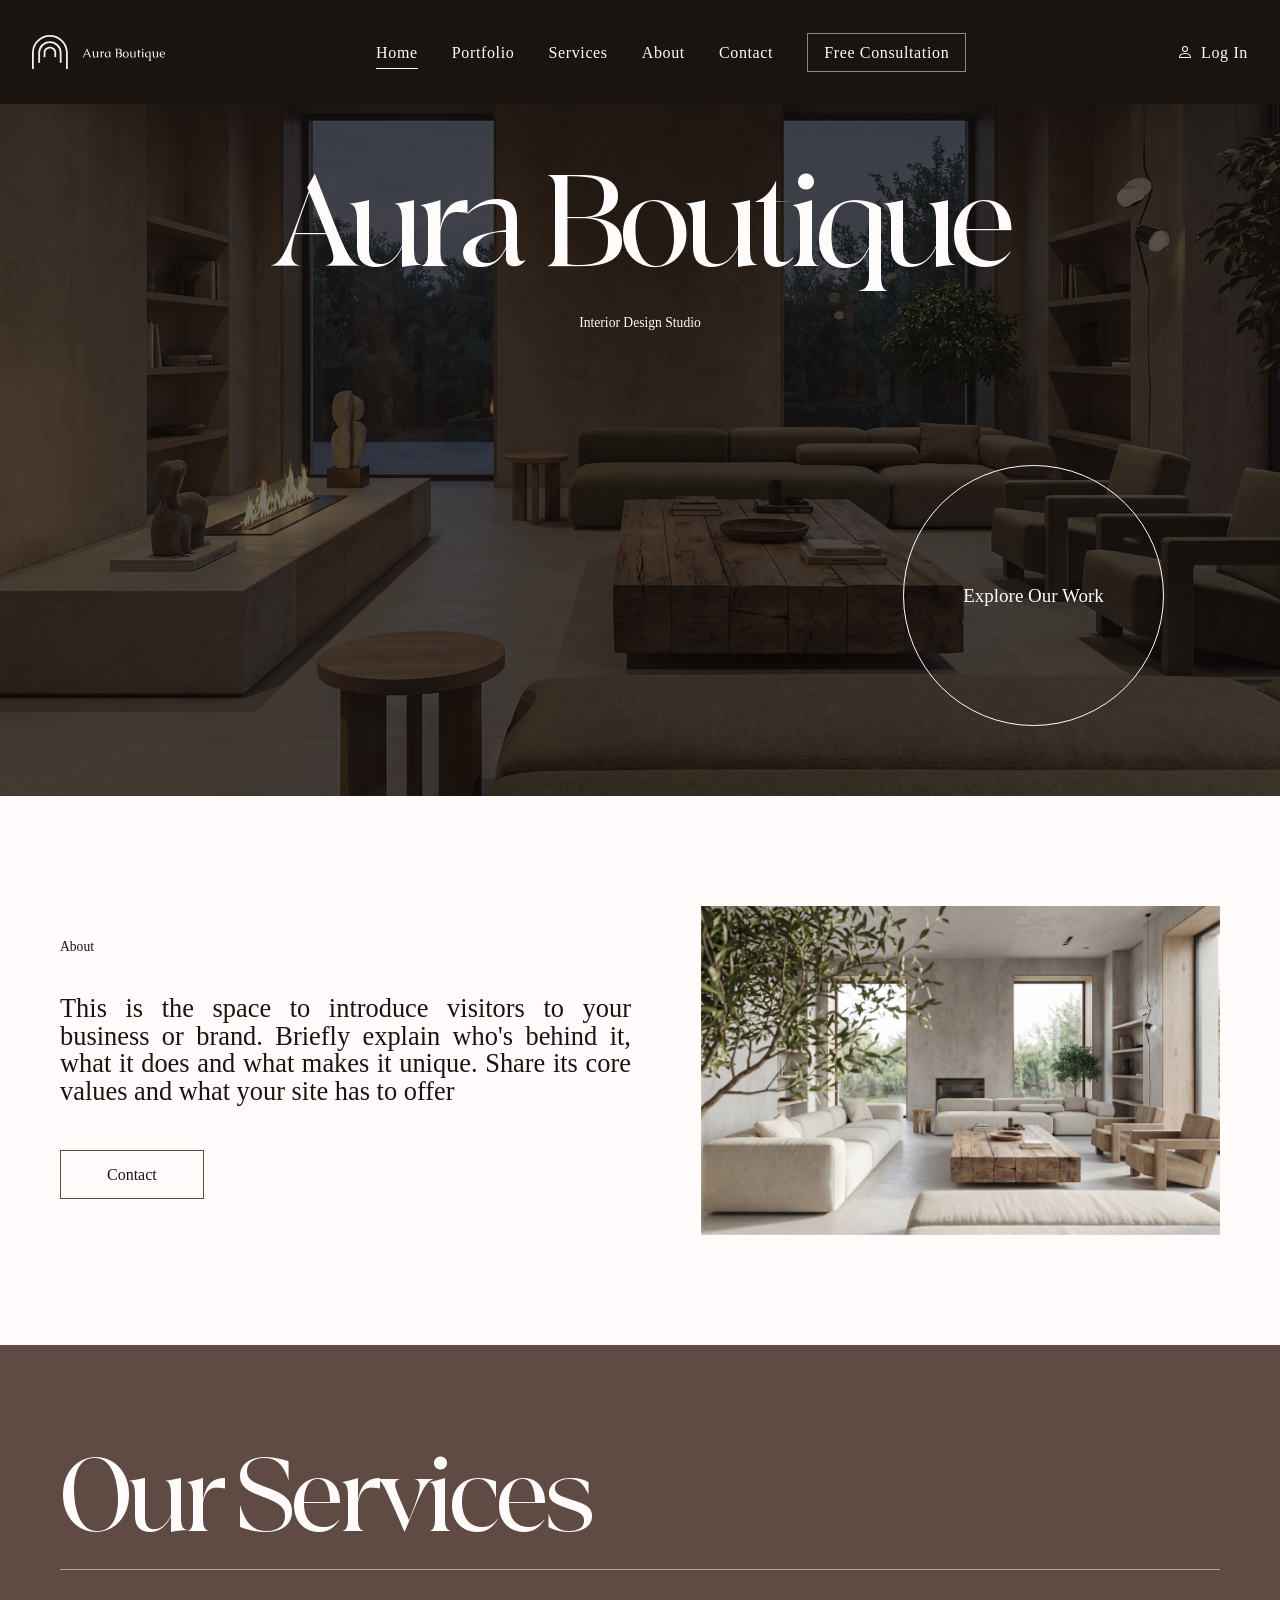
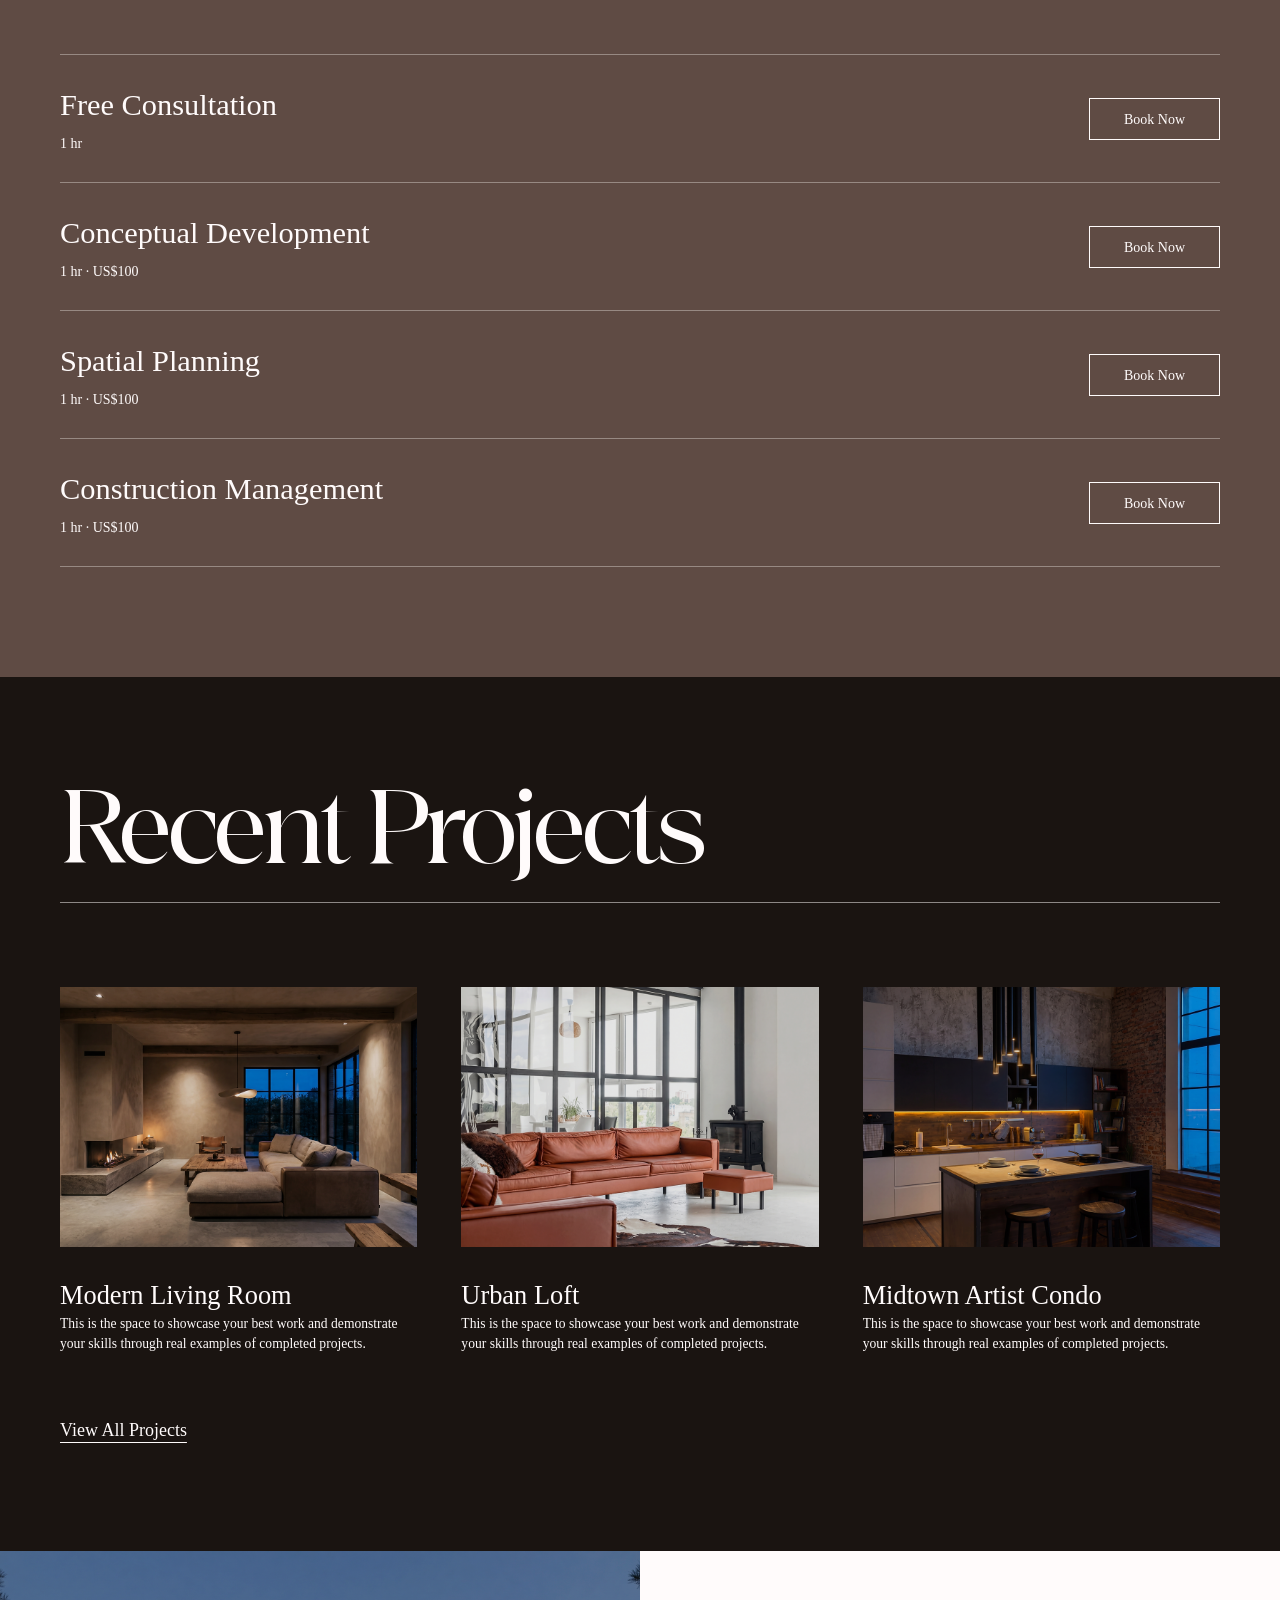
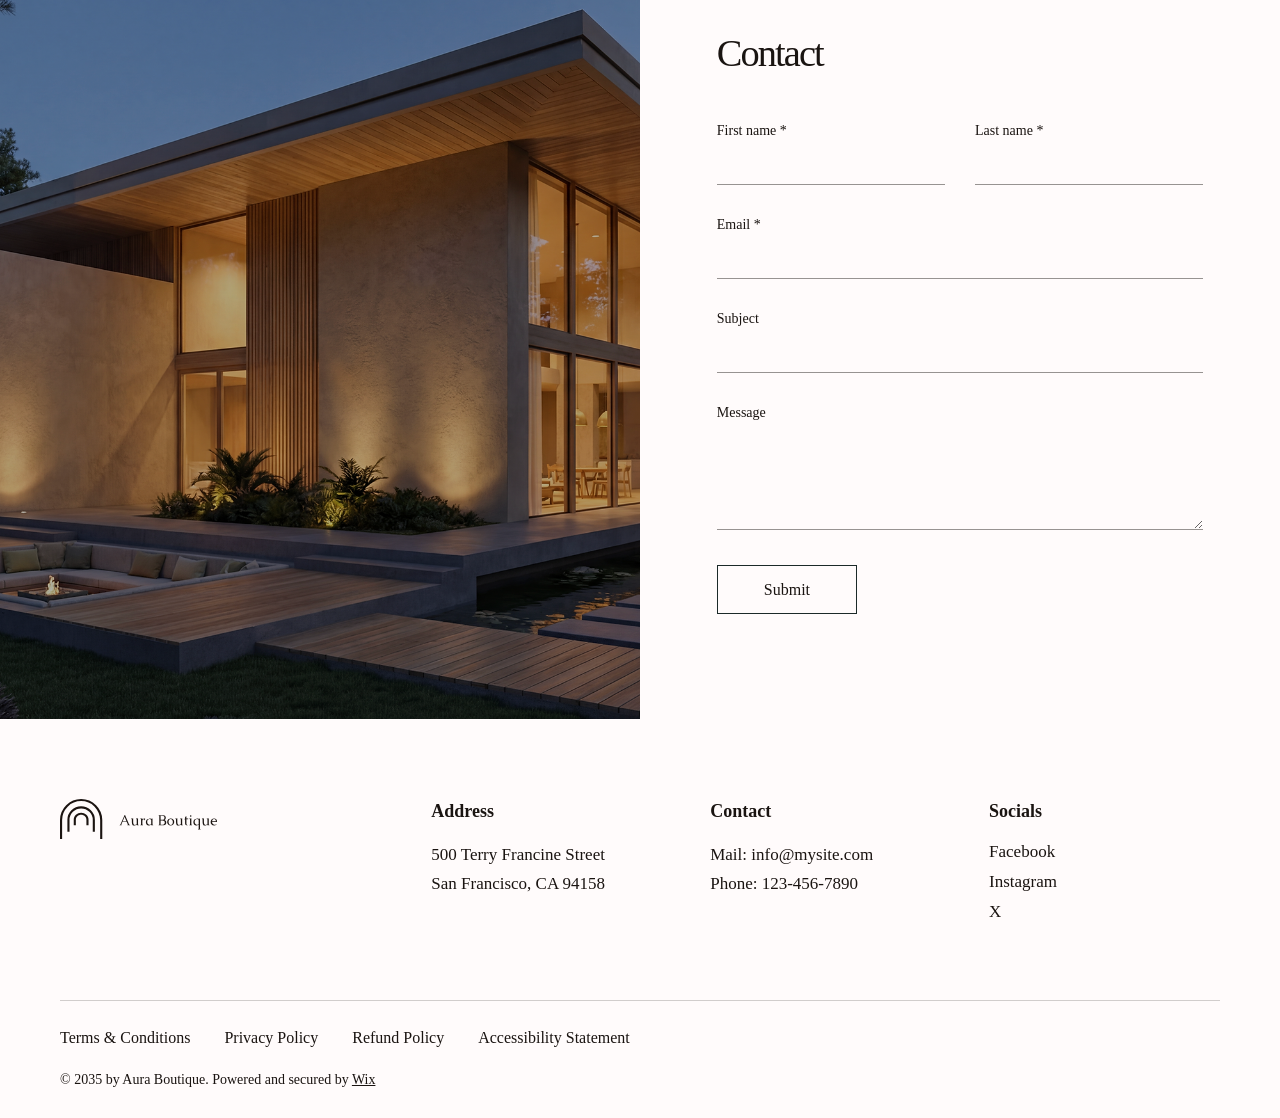
<file: index.html>
<!doctype html>
<html lang="en">
<head>
  <meta charset="UTF-8" />
  <meta name="viewport" content="width=device-width, initial-scale=1.0" />
  <title>Home | Interior Design Company</title>
  <link rel="stylesheet" href="./css/reset.css" />
  <link rel="stylesheet" href="./css/fonts.css" />
  <link rel="stylesheet" href="./css/base.css" />
  <link rel="stylesheet" href="./css/navbar.css" />
  <link rel="stylesheet" href="./css/hero.css" />
  <link rel="stylesheet" href="./css/about.css" />
  <link rel="stylesheet" href="./css/services.css" />
  <link rel="stylesheet" href="./css/projects.css" />
  <link rel="stylesheet" href="./css/contact.css" />
  <link rel="stylesheet" href="./css/pages.css" />
  <link rel="stylesheet" href="./css/footer.css" />
  <link rel="stylesheet" href="./css/responsive.css" />
  <link rel="stylesheet" href="./css/animations.css" />
</head>
<body>
  <header class="navbar">
    <div class="navbar-inner">
      <a href="#top" class="brand">
        <img class="brand-logo" src="./img/logo.svg" alt="Aura Boutique" />
      </a>
      <nav class="nav-links" aria-label="Site">
        <ul>
          <li><a class="nav-item active" href="#top">Home</a></li>
          <li><a class="nav-item" href="./pages/portfolio.html">Portfolio</a></li>
          <li><a class="nav-item" href="./pages/services.html">Services</a></li>
          <li><a class="nav-item" href="./pages/about.html">About</a></li>
          <li><a class="nav-item" href="./pages/contact.html">Contact</a></li>
          <li><a class="nav-item" href="./pages/consultation.html">Free Consultation</a></li>
        </ul>
      </nav>
      <a class="login" href="./pages/login.html">
        <svg xmlns="http://www.w3.org/2000/svg" width="16" height="16" fill="currentColor" class="bi bi-person" viewBox="0 0 16 16">
          <path d="M8 8a3 3 0 1 0 0-6 3 3 0 0 0 0 6m2-3a2 2 0 1 1-4 0 2 2 0 0 1 4 0m4 8c0 1-1 1-1 1H3s-1 0-1-1 1-4 6-4 6 3 6 4m-1-.004c-.001-.246-.154-.986-.832-1.664C11.516 10.68 10.289 10 8 10s-3.516.68-4.168 1.332c-.678.678-.83 1.418-.832 1.664z"/>
        </svg>
        <span>Log In</span>
      </a>
      <button class="hamburger" type="button" aria-label="Menu" aria-expanded="false">
        <span></span>
        <span></span>
        <span></span>
      </button>
    </div>
  </header>

  <div class="menu-overlay" id="menu-overlay" aria-hidden="true">
    <button class="menu-close" type="button" aria-label="Close">
      <svg xmlns="http://www.w3.org/2000/svg" width="28" height="28" viewBox="0 0 28 28" fill="none" stroke="currentColor" stroke-width="1.4">
        <path d="M3 3l22 22M25 3L3 25"/>
      </svg>
    </button>
    <nav class="menu-nav">
      <ul>
        <li><a class="menu-item active" href="#top">Home</a></li>
        <li><a class="menu-item" href="./pages/portfolio.html">Portfolio</a></li>
        <li><a class="menu-item" href="./pages/services.html">Services</a></li>
        <li><a class="menu-item" href="./pages/about.html">About</a></li>
        <li><a class="menu-item" href="./pages/contact.html">Contact</a></li>
        <li><a class="menu-item" href="./pages/consultation.html">Free Consultation</a></li>
        <li><a class="menu-item" href="./pages/login.html">Log In</a></li>
      </ul>
    </nav>
  </div>

  <main id="top">
    <section class="hero">
      <div class="hero-content">
        <h1>Aura Boutique</h1>
        <p class="hero-subtitle">Interior Design Studio</p>
        <a class="hero-circle" href="#portfolio">Explore Our Work</a>
      </div>
    </section>

    <section class="about" id="about">
      <div class="container about-grid">
        <div class="about-text">
          <h2>About</h2>
          <p>This is the space to introduce visitors to your business or brand. Briefly explain who's behind it, what it does and what makes it unique. Share its core values and what your site has to offer</p>
          <a class="btn-outline-dark" href="#contact">Contact</a>
        </div>
        <div class="about-media">
          <img src="./img/about.jpg" alt="Interior design" />
        </div>
      </div>
    </section>

    <section class="services" id="services">
      <div class="container">
        <h2 class="section-title">Our Services</h2>
        <ul class="services-list">
          <li class="service-row">
            <div class="service-info">
              <h3>Free Consultation</h3>
              <p>1 hr</p>
            </div>
            <a class="btn-outline-light" href="./pages/consultation.html">Book Now</a>
          </li>
          <li class="service-row">
            <div class="service-info">
              <h3>Conceptual Development</h3>
              <p>1 hr · US$100</p>
            </div>
            <a class="btn-outline-light" href="#contact">Book Now</a>
          </li>
          <li class="service-row">
            <div class="service-info">
              <h3>Spatial Planning</h3>
              <p>1 hr · US$100</p>
            </div>
            <a class="btn-outline-light" href="#contact">Book Now</a>
          </li>
          <li class="service-row">
            <div class="service-info">
              <h3>Construction Management</h3>
              <p>1 hr · US$100</p>
            </div>
            <a class="btn-outline-light" href="#contact">Book Now</a>
          </li>
        </ul>
      </div>
    </section>

    <section class="projects" id="portfolio">
      <div class="container">
        <h2 class="section-title">Recent Projects</h2>
        <div class="projects-grid">
          <article class="project-card">
            <a href="#">
              <figure>
                <img src="./img/project-1.jpg" alt="Modern living room with a brown leather sofa, large windows, and fireplace." />
              </figure>
              <p class="project-number">01</p>
              <h3>Modern Living Room</h3>
              <p class="project-desc">This is the space to showcase your best work and demonstrate your skills through real examples of completed projects.</p>
            </a>
          </article>
          <article class="project-card">
            <a href="#">
              <figure>
                <img src="./img/project-2.jpg" alt="Urban loft interior" />
              </figure>
              <p class="project-number">02</p>
              <h3>Urban Loft</h3>
              <p class="project-desc">This is the space to showcase your best work and demonstrate your skills through real examples of completed projects.</p>
            </a>
          </article>
          <article class="project-card">
            <a href="#">
              <figure>
                <img src="./img/project-3.jpg" alt="Midtown artist condo interior" />
              </figure>
              <p class="project-number">03</p>
              <h3>Midtown Artist Condo</h3>
              <p class="project-desc">This is the space to showcase your best work and demonstrate your skills through real examples of completed projects.</p>
            </a>
          </article>
        </div>
        <div class="projects-more">
          <a href="./pages/portfolio.html">View All Projects</a>
        </div>
      </div>
    </section>

    <section class="contact" id="contact">
      <div class="contact-media">
        <img src="./img/contact.jpg" alt="Contact" />
      </div>
      <div class="contact-panel">
        <h2>Contact</h2>
        <form class="contact-form" action="#" method="post">
          <div class="form-row">
            <div class="form-field">
              <label for="first-name">First name *</label>
              <input type="text" id="first-name" name="first-name" required />
            </div>
            <div class="form-field">
              <label for="last-name">Last name *</label>
              <input type="text" id="last-name" name="last-name" required />
            </div>
          </div>
          <div class="form-field">
            <label for="email">Email *</label>
            <input type="email" id="email" name="email" required />
          </div>
          <div class="form-field">
            <label for="subject">Subject</label>
            <input type="text" id="subject" name="subject" />
          </div>
          <div class="form-field">
            <label for="message">Message</label>
            <textarea id="message" name="message" rows="4"></textarea>
          </div>
          <button class="btn-outline-dark form-submit" type="submit">Submit</button>
        </form>
      </div>
    </section>
  </main>

  <footer class="footer">
    <div class="container">
      <div class="footer-top">
        <div class="footer-brand">
          <img src="./img/logo-footer.svg" alt="Aura Boutique" />
        </div>
        <div class="footer-col">
          <h4>Address</h4>
          <p>500 Terry Francine Street<br />San Francisco, CA 94158</p>
        </div>
        <div class="footer-col">
          <h4>Contact</h4>
          <p>Mail: info@mysite.com<br />Phone: 123-456-7890</p>
        </div>
        <div class="footer-col">
          <h4>Socials</h4>
          <ul class="footer-socials">
            <li><a href="https://www.facebook.com/wix">Facebook</a></li>
            <li><a href="https://www.instagram.com/wix">Instagram</a></li>
            <li><a href="https://www.twitter.com/wix">X</a></li>
          </ul>
        </div>
      </div>
      <div class="footer-bottom">
        <ul class="footer-links">
          <li><a href="#">Terms &amp; Conditions</a></li>
          <li><a href="#">Privacy Policy</a></li>
          <li><a href="#">Refund Policy</a></li>
          <li><a href="#">Accessibility Statement</a></li>
        </ul>
        <p class="footer-copy">© 2035 by Aura Boutique. Powered and secured by <a href="https://www.wix.com/">Wix</a></p>
      </div>
    </div>
  </footer>

  <script src="./js/script.js"></script>
</body>
</html>
</file>
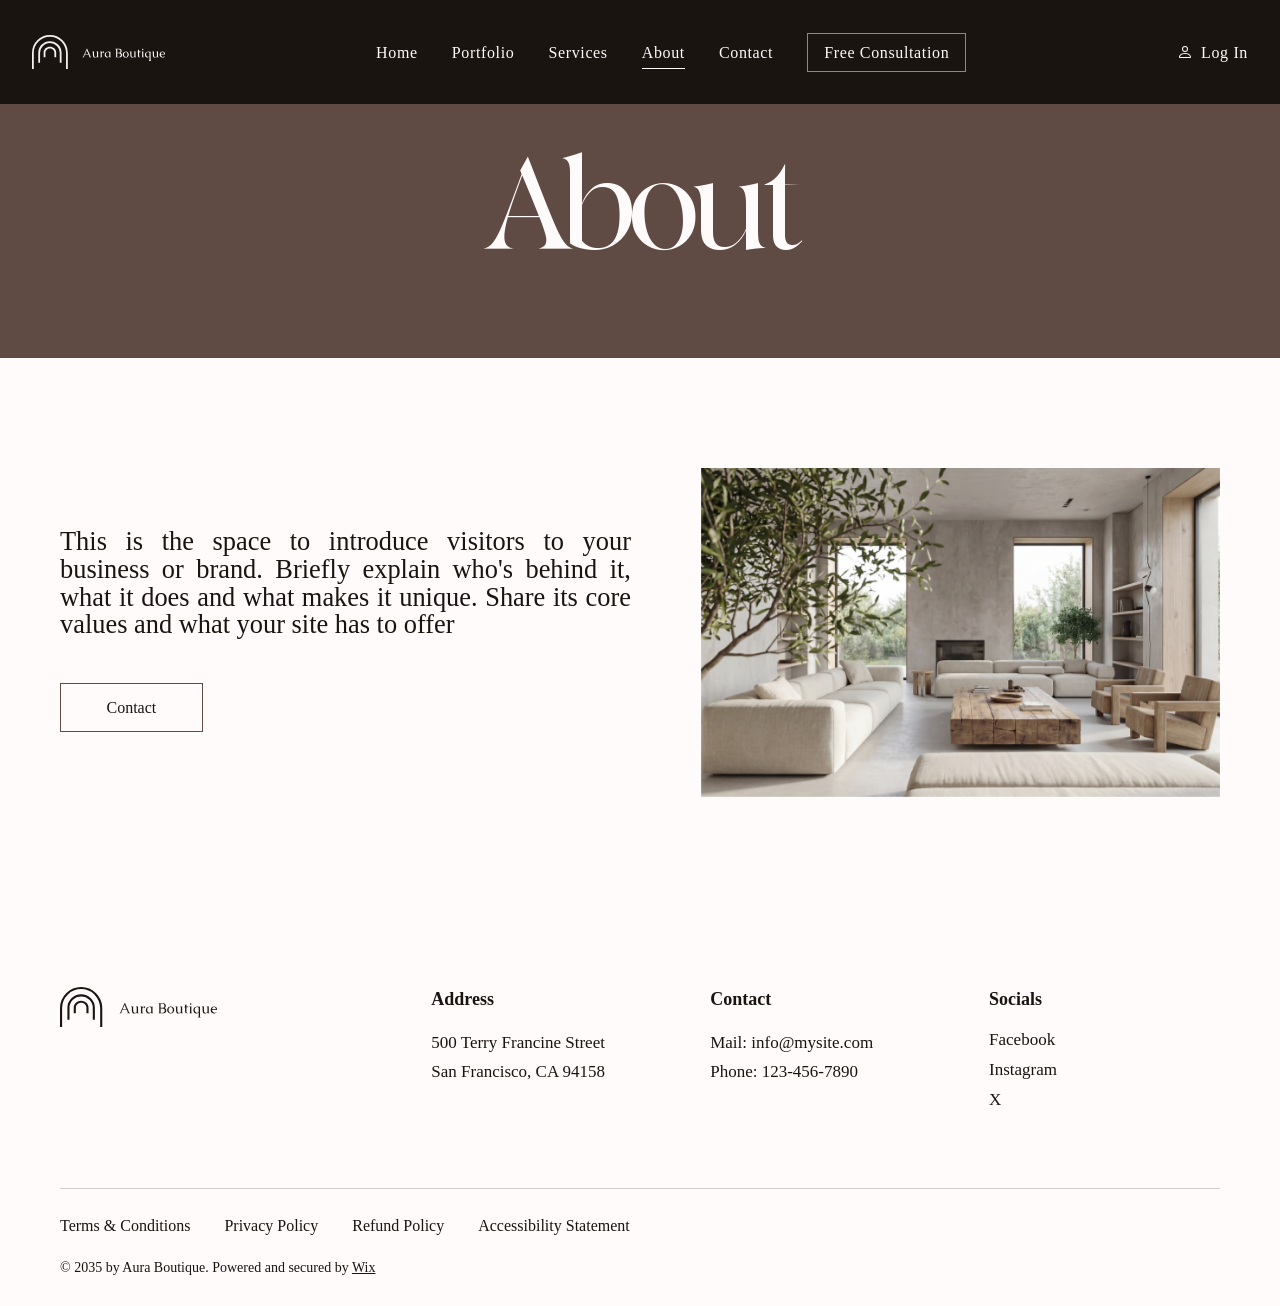
<file: pages/about.html>
<!doctype html>
<html lang="en">
<head>
  <meta charset="UTF-8" />
  <meta name="viewport" content="width=device-width, initial-scale=1.0" />
  <title>About | Interior Design Company</title>
  <link rel="stylesheet" href="../css/reset.css" />
  <link rel="stylesheet" href="../css/fonts.css" />
  <link rel="stylesheet" href="../css/base.css" />
  <link rel="stylesheet" href="../css/navbar.css" />
  <link rel="stylesheet" href="../css/hero.css" />
  <link rel="stylesheet" href="../css/about.css" />
  <link rel="stylesheet" href="../css/services.css" />
  <link rel="stylesheet" href="../css/projects.css" />
  <link rel="stylesheet" href="../css/contact.css" />
  <link rel="stylesheet" href="../css/pages.css" />
  <link rel="stylesheet" href="../css/footer.css" />
  <link rel="stylesheet" href="../css/responsive.css" />
  <link rel="stylesheet" href="../css/animations.css" />
</head>
<body>
  <header class="navbar">
    <div class="navbar-inner">
      <a href="../index.html" class="brand">
        <img class="brand-logo" src="../img/logo.svg" alt="Aura Boutique" />
      </a>
      <nav class="nav-links" aria-label="Site">
        <ul>
          <li><a class="nav-item" href="../index.html">Home</a></li>
          <li><a class="nav-item" href="./portfolio.html">Portfolio</a></li>
          <li><a class="nav-item" href="./services.html">Services</a></li>
          <li><a class="nav-item active" href="./about.html">About</a></li>
          <li><a class="nav-item" href="./contact.html">Contact</a></li>
          <li><a class="nav-item" href="./consultation.html">Free Consultation</a></li>
        </ul>
      </nav>
      <a class="login" href="./login.html">
        <svg xmlns="http://www.w3.org/2000/svg" width="16" height="16" fill="currentColor" class="bi bi-person" viewBox="0 0 16 16">
          <path d="M8 8a3 3 0 1 0 0-6 3 3 0 0 0 0 6m2-3a2 2 0 1 1-4 0 2 2 0 0 1 4 0m4 8c0 1-1 1-1 1H3s-1 0-1-1 1-4 6-4 6 3 6 4m-1-.004c-.001-.246-.154-.986-.832-1.664C11.516 10.68 10.289 10 8 10s-3.516.68-4.168 1.332c-.678.678-.83 1.418-.832 1.664z"/>
        </svg>
        <span>Log In</span>
      </a>
      <button class="hamburger" type="button" aria-label="Menu" aria-expanded="false">
        <span></span>
        <span></span>
        <span></span>
      </button>
    </div>
  </header>

  <div class="menu-overlay" id="menu-overlay" aria-hidden="true">
    <button class="menu-close" type="button" aria-label="Close">
      <svg xmlns="http://www.w3.org/2000/svg" width="28" height="28" viewBox="0 0 28 28" fill="none" stroke="currentColor" stroke-width="1.4">
        <path d="M3 3l22 22M25 3L3 25"/>
      </svg>
    </button>
    <nav class="menu-nav">
      <ul>
        <li><a class="menu-item" href="../index.html">Home</a></li>
        <li><a class="menu-item" href="./portfolio.html">Portfolio</a></li>
        <li><a class="menu-item" href="./services.html">Services</a></li>
        <li><a class="menu-item active" href="./about.html">About</a></li>
        <li><a class="menu-item" href="./contact.html">Contact</a></li>
        <li><a class="menu-item" href="./consultation.html">Free Consultation</a></li>
        <li><a class="menu-item" href="./login.html">Log In</a></li>
      </ul>
    </nav>
  </div>

  <main>
    <section class="page-hero">
      <div class="container">
        <h1 class="page-title">About</h1>
      </div>
    </section>

    <section class="about">
      <div class="container about-grid">
        <div class="about-text">
          <p>This is the space to introduce visitors to your business or brand. Briefly explain who's behind it, what it does and what makes it unique. Share its core values and what your site has to offer</p>
          <a class="btn-outline-dark" href="./contact.html">Contact</a>
        </div>
        <div class="about-media">
          <img src="../img/about.jpg" alt="Interior design" />
        </div>
      </div>
    </section>
  </main>

  <footer class="footer">
    <div class="container">
      <div class="footer-top">
        <div class="footer-brand">
          <img src="../img/logo-footer.svg" alt="Aura Boutique" />
        </div>
        <div class="footer-col">
          <h4>Address</h4>
          <p>500 Terry Francine Street<br />San Francisco, CA 94158</p>
        </div>
        <div class="footer-col">
          <h4>Contact</h4>
          <p>Mail: info@mysite.com<br />Phone: 123-456-7890</p>
        </div>
        <div class="footer-col">
          <h4>Socials</h4>
          <ul class="footer-socials">
            <li><a href="https://www.facebook.com/wix">Facebook</a></li>
            <li><a href="https://www.instagram.com/wix">Instagram</a></li>
            <li><a href="https://www.twitter.com/wix">X</a></li>
          </ul>
        </div>
      </div>
      <div class="footer-bottom">
        <ul class="footer-links">
          <li><a href="#">Terms &amp; Conditions</a></li>
          <li><a href="#">Privacy Policy</a></li>
          <li><a href="#">Refund Policy</a></li>
          <li><a href="#">Accessibility Statement</a></li>
        </ul>
        <p class="footer-copy">© 2035 by Aura Boutique. Powered and secured by <a href="https://www.wix.com/">Wix</a></p>
      </div>
    </div>
  </footer>

  <script src="../js/script.js"></script>
</body>
</html>
</file>
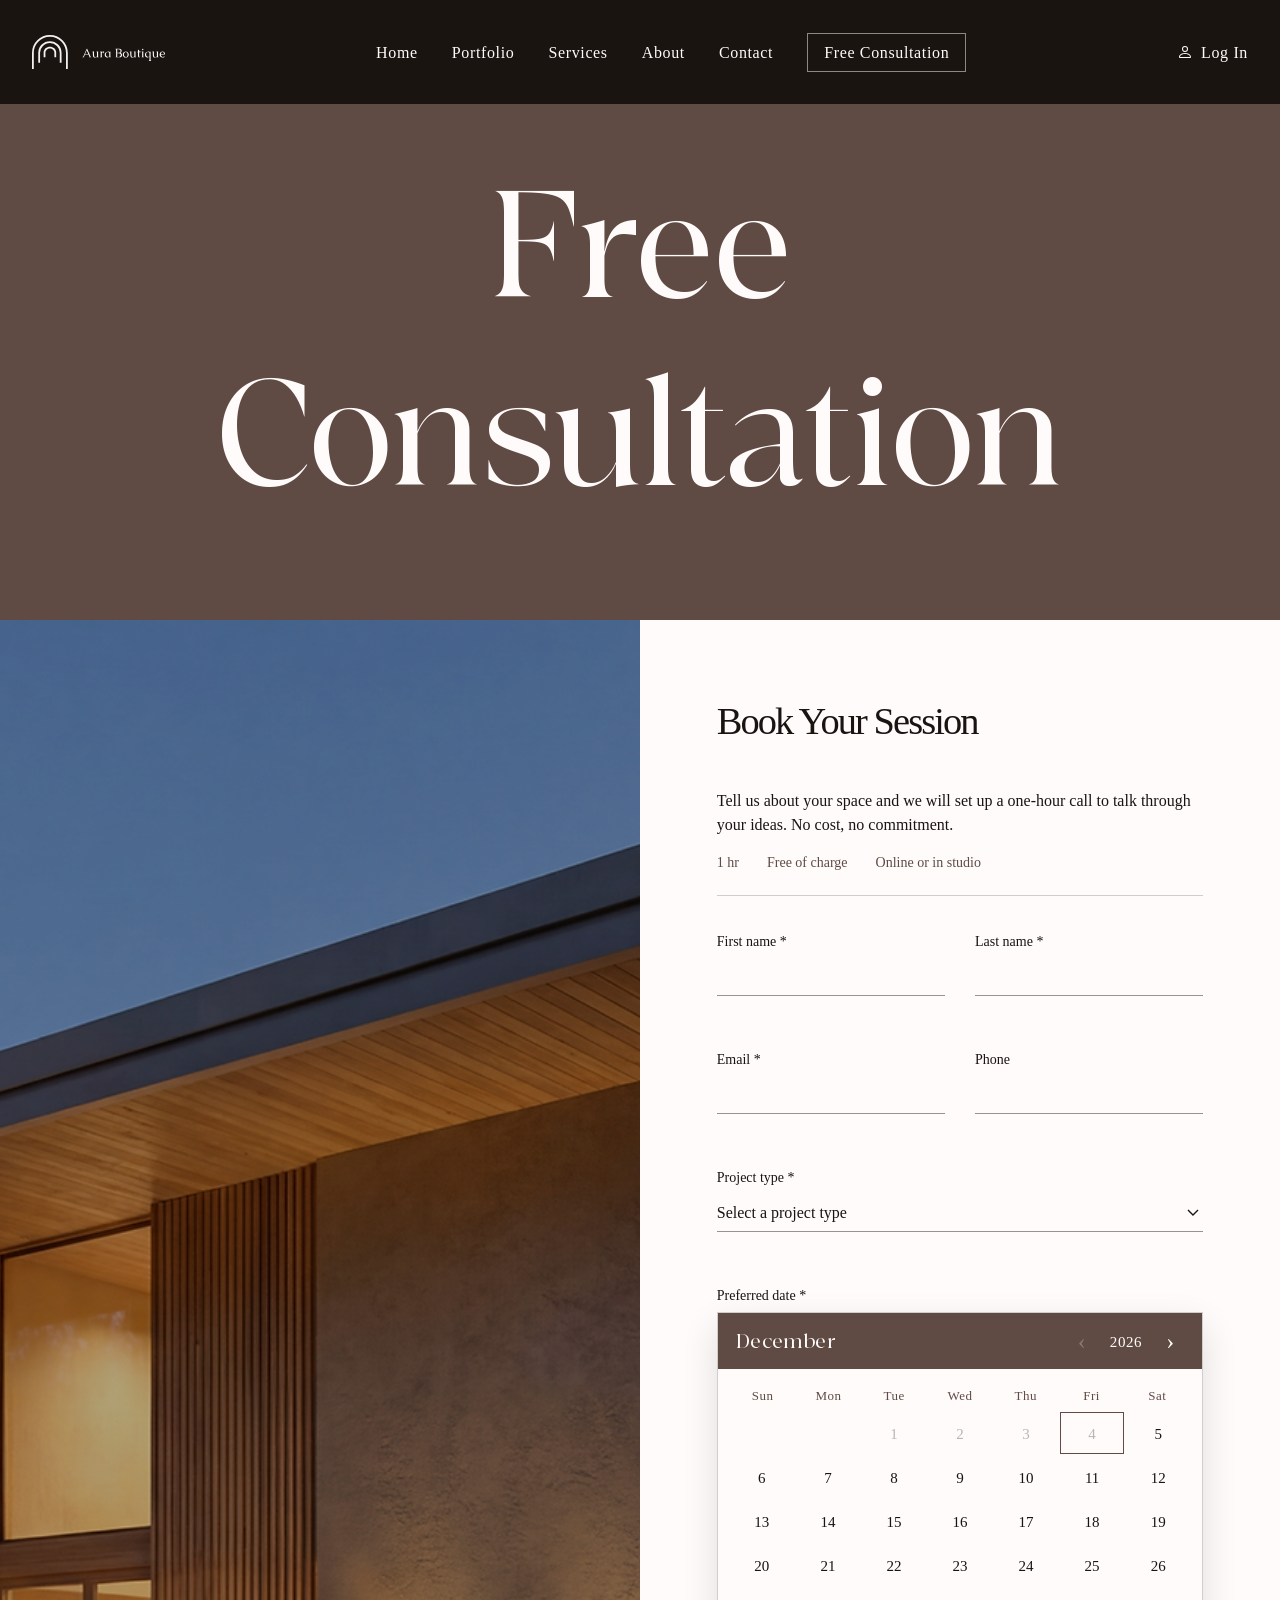
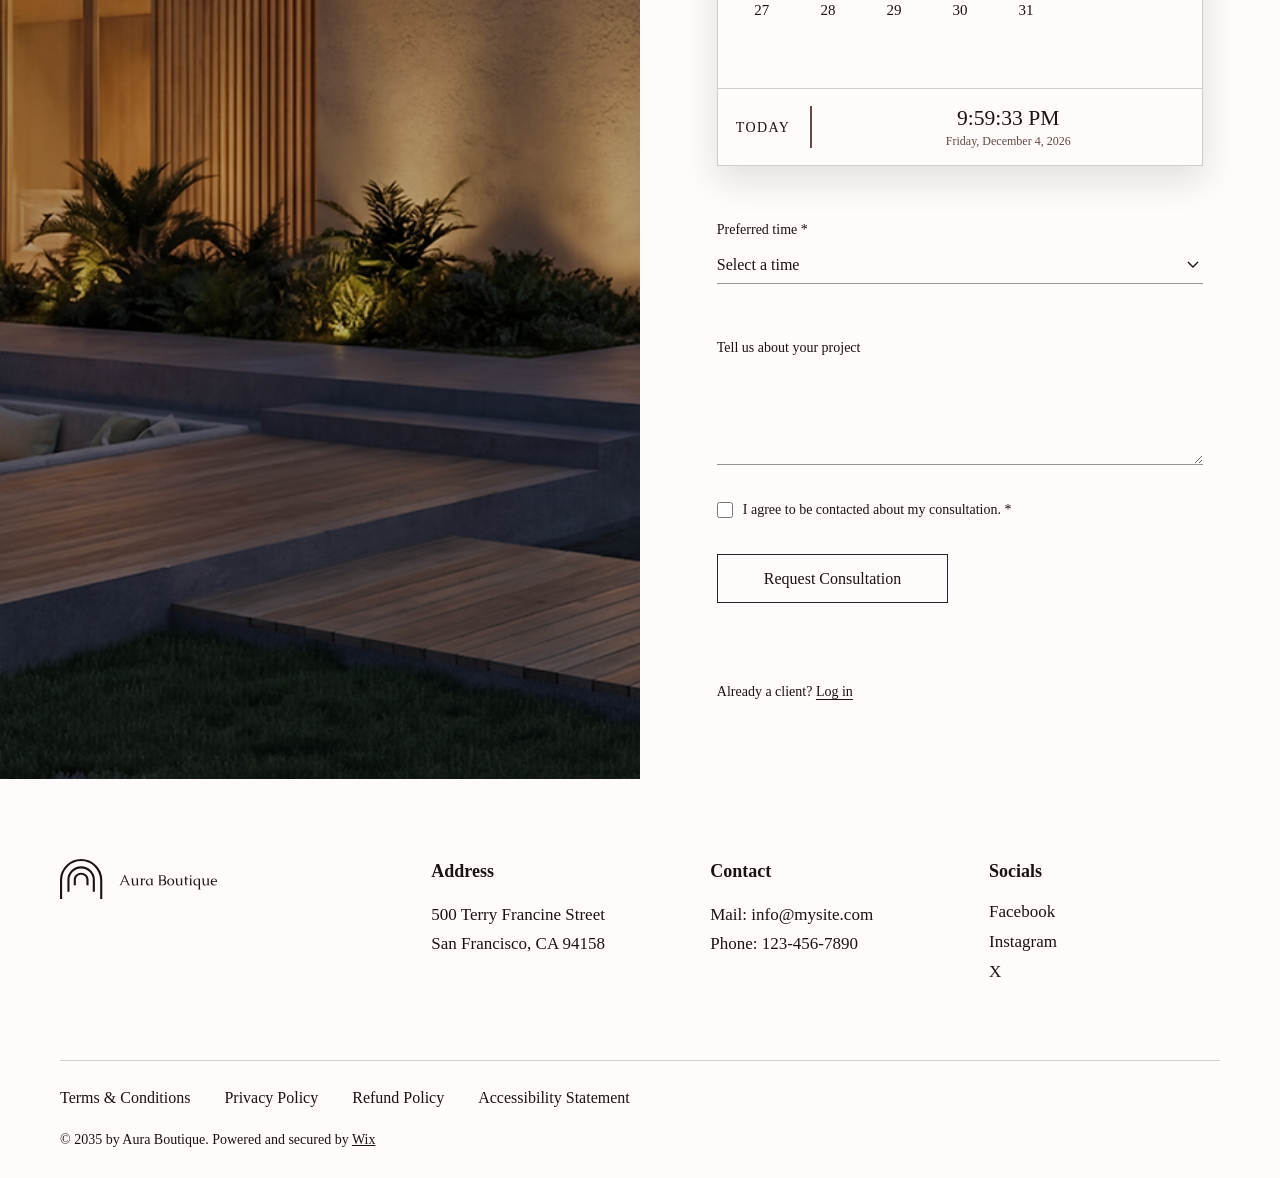
<file: pages/consultation.html>
<!doctype html>
<html lang="en">
<head>
  <meta charset="UTF-8" />
  <meta name="viewport" content="width=device-width, initial-scale=1.0" />
  <title>Free Consultation | Interior Design Company</title>
  <link rel="stylesheet" href="../css/reset.css" />
  <link rel="stylesheet" href="../css/fonts.css" />
  <link rel="stylesheet" href="../css/base.css" />
  <link rel="stylesheet" href="../css/navbar.css" />
  <link rel="stylesheet" href="../css/hero.css" />
  <link rel="stylesheet" href="../css/about.css" />
  <link rel="stylesheet" href="../css/services.css" />
  <link rel="stylesheet" href="../css/projects.css" />
  <link rel="stylesheet" href="../css/contact.css" />
  <link rel="stylesheet" href="../css/pages.css" />
  <link rel="stylesheet" href="../css/footer.css" />
  <link rel="stylesheet" href="../css/forms.css" />
  <link rel="stylesheet" href="../css/consultation.css" />
  <link rel="stylesheet" href="../css/responsive.css" />
  <link rel="stylesheet" href="../css/animations.css" />
</head>
<body>
  <header class="navbar">
    <div class="navbar-inner">
      <a href="../index.html" class="brand">
        <img class="brand-logo" src="../img/logo.svg" alt="Aura Boutique" />
      </a>
      <nav class="nav-links" aria-label="Site">
        <ul>
          <li><a class="nav-item" href="../index.html">Home</a></li>
          <li><a class="nav-item" href="./portfolio.html">Portfolio</a></li>
          <li><a class="nav-item" href="./services.html">Services</a></li>
          <li><a class="nav-item" href="./about.html">About</a></li>
          <li><a class="nav-item" href="./contact.html">Contact</a></li>
          <li><a class="nav-item active" href="./consultation.html">Free Consultation</a></li>
        </ul>
      </nav>
      <a class="login" href="./login.html">
        <svg xmlns="http://www.w3.org/2000/svg" width="16" height="16" fill="currentColor" class="bi bi-person" viewBox="0 0 16 16">
          <path d="M8 8a3 3 0 1 0 0-6 3 3 0 0 0 0 6m2-3a2 2 0 1 1-4 0 2 2 0 0 1 4 0m4 8c0 1-1 1-1 1H3s-1 0-1-1 1-4 6-4 6 3 6 4m-1-.004c-.001-.246-.154-.986-.832-1.664C11.516 10.68 10.289 10 8 10s-3.516.68-4.168 1.332c-.678.678-.83 1.418-.832 1.664z"/>
        </svg>
        <span>Log In</span>
      </a>
      <button class="hamburger" type="button" aria-label="Menu" aria-expanded="false">
        <span></span>
        <span></span>
        <span></span>
      </button>
    </div>
  </header>

  <div class="menu-overlay" id="menu-overlay" aria-hidden="true">
    <button class="menu-close" type="button" aria-label="Close">
      <svg xmlns="http://www.w3.org/2000/svg" width="28" height="28" viewBox="0 0 28 28" fill="none" stroke="currentColor" stroke-width="1.4">
        <path d="M3 3l22 22M25 3L3 25"/>
      </svg>
    </button>
    <nav class="menu-nav">
      <ul>
        <li><a class="menu-item" href="../index.html">Home</a></li>
        <li><a class="menu-item" href="./portfolio.html">Portfolio</a></li>
        <li><a class="menu-item" href="./services.html">Services</a></li>
        <li><a class="menu-item" href="./about.html">About</a></li>
        <li><a class="menu-item" href="./contact.html">Contact</a></li>
        <li><a class="menu-item active" href="./consultation.html">Free Consultation</a></li>
        <li><a class="menu-item" href="./login.html">Log In</a></li>
      </ul>
    </nav>
  </div>

  <main>
    <section class="page-hero">
      <div class="container">
        <h1 class="page-title split">Free<br />Consultation</h1>
      </div>
    </section>

    <section class="contact">
      <div class="contact-media">
        <img src="../img/contact.jpg" alt="Interior design consultation" />
      </div>
      <div class="contact-panel">
        <h2>Book Your Session</h2>
        <div class="consult-intro">
          <p>Tell us about your space and we will set up a one-hour call to talk through your ideas. No cost, no commitment.</p>
          <ul class="consult-meta">
            <li>1 hr</li>
            <li>Free of charge</li>
            <li>Online or in studio</li>
          </ul>
        </div>
        <form class="contact-form" id="consult-form" action="#" method="post" novalidate>
          <div class="form-row">
            <div class="form-field">
              <label for="consult-first">First name *</label>
              <input type="text" id="consult-first" name="first-name" autocomplete="given-name" required />
              <p class="form-error" role="alert"></p>
            </div>
            <div class="form-field">
              <label for="consult-last">Last name *</label>
              <input type="text" id="consult-last" name="last-name" autocomplete="family-name" required />
              <p class="form-error" role="alert"></p>
            </div>
          </div>
          <div class="form-row">
            <div class="form-field">
              <label for="consult-email">Email *</label>
              <input type="email" id="consult-email" name="email" autocomplete="email" required />
              <p class="form-error" role="alert"></p>
            </div>
            <div class="form-field">
              <label for="consult-phone">Phone</label>
              <input type="tel" id="consult-phone" name="phone" autocomplete="tel" />
              <p class="form-error" role="alert"></p>
            </div>
          </div>
          <div class="form-field">
            <label for="consult-type">Project type *</label>
            <select id="consult-type" name="project-type" required>
              <option value="">Select a project type</option>
              <option value="Living room">Living room</option>
              <option value="Kitchen">Kitchen</option>
              <option value="Bedroom">Bedroom</option>
              <option value="Full home">Full home</option>
              <option value="Office or commercial">Office or commercial</option>
              <option value="Other">Other</option>
            </select>
            <p class="form-error" role="alert"></p>
          </div>
          <div class="form-field">
            <span class="field-label" id="calendar-label">Preferred date *</span>
            <div class="calendar" id="calendar" aria-labelledby="calendar-label">
              <div class="calendar-header">
                <span class="calendar-month" id="calendar-month"></span>
                <div class="calendar-nav">
                  <button class="calendar-arrow" id="calendar-prev" type="button" aria-label="Previous month">&lsaquo;</button>
                  <span class="calendar-year" id="calendar-year"></span>
                  <button class="calendar-arrow" id="calendar-next" type="button" aria-label="Next month">&rsaquo;</button>
                </div>
              </div>
              <div class="calendar-weekdays" aria-hidden="true">
                <span>Sun</span>
                <span>Mon</span>
                <span>Tue</span>
                <span>Wed</span>
                <span>Thu</span>
                <span>Fri</span>
                <span>Sat</span>
              </div>
              <div class="calendar-grid" id="calendar-grid"></div>
              <div class="calendar-footer">
                <button class="calendar-today" id="calendar-today" type="button">Today</button>
                <div class="calendar-clock">
                  <span class="calendar-time" id="calendar-time"></span>
                  <span class="calendar-date" id="calendar-date"></span>
                </div>
              </div>
            </div>
            <input type="hidden" id="consult-date" name="date" />
            <p class="form-error" role="alert"></p>
          </div>
          <div class="form-field">
            <label for="consult-time">Preferred time *</label>
            <select id="consult-time" name="time" required>
              <option value="">Select a time</option>
              <option value="10:00 AM">10:00 AM</option>
              <option value="12:00 PM">12:00 PM</option>
              <option value="2:00 PM">2:00 PM</option>
              <option value="4:00 PM">4:00 PM</option>
            </select>
            <p class="form-error" role="alert"></p>
          </div>
          <div class="form-field">
            <label for="consult-message">Tell us about your project</label>
            <textarea id="consult-message" name="message" rows="4"></textarea>
          </div>
          <div class="form-check" id="consent-wrap">
            <input type="checkbox" id="consult-consent" name="consent" required />
            <label for="consult-consent">I agree to be contacted about my consultation. *</label>
          </div>
          <button class="btn-outline-dark form-submit" type="submit">Request Consultation</button>
          <p class="form-status" id="consult-status" role="status" aria-live="polite"></p>
        </form>
        <div class="form-success" id="consult-success" role="status">
          <h3>Thank you, <span id="success-name"></span>!</h3>
          <p>We have received your request for <span id="success-date"></span>. A member of our team will email you shortly to confirm.</p>
          <button class="btn-outline-dark form-submit" id="consult-reset" type="button">Book Another</button>
        </div>
        <p class="form-note">Already a client? <a href="./login.html">Log in</a></p>
      </div>
    </section>
  </main>

  <footer class="footer">
    <div class="container">
      <div class="footer-top">
        <div class="footer-brand">
          <img src="../img/logo-footer.svg" alt="Aura Boutique" />
        </div>
        <div class="footer-col">
          <h4>Address</h4>
          <p>500 Terry Francine Street<br />San Francisco, CA 94158</p>
        </div>
        <div class="footer-col">
          <h4>Contact</h4>
          <p>Mail: info@mysite.com<br />Phone: 123-456-7890</p>
        </div>
        <div class="footer-col">
          <h4>Socials</h4>
          <ul class="footer-socials">
            <li><a href="https://www.facebook.com/wix">Facebook</a></li>
            <li><a href="https://www.instagram.com/wix">Instagram</a></li>
            <li><a href="https://www.twitter.com/wix">X</a></li>
          </ul>
        </div>
      </div>
      <div class="footer-bottom">
        <ul class="footer-links">
          <li><a href="#">Terms &amp; Conditions</a></li>
          <li><a href="#">Privacy Policy</a></li>
          <li><a href="#">Refund Policy</a></li>
          <li><a href="#">Accessibility Statement</a></li>
        </ul>
        <p class="footer-copy">© 2035 by Aura Boutique. Powered and secured by <a href="https://www.wix.com/">Wix</a></p>
      </div>
    </div>
  </footer>

  <script src="../js/script.js"></script>
  <script src="../js/consultation.js"></script>
  <script src="../js/calendar.js"></script>
</body>
</html>
</file>
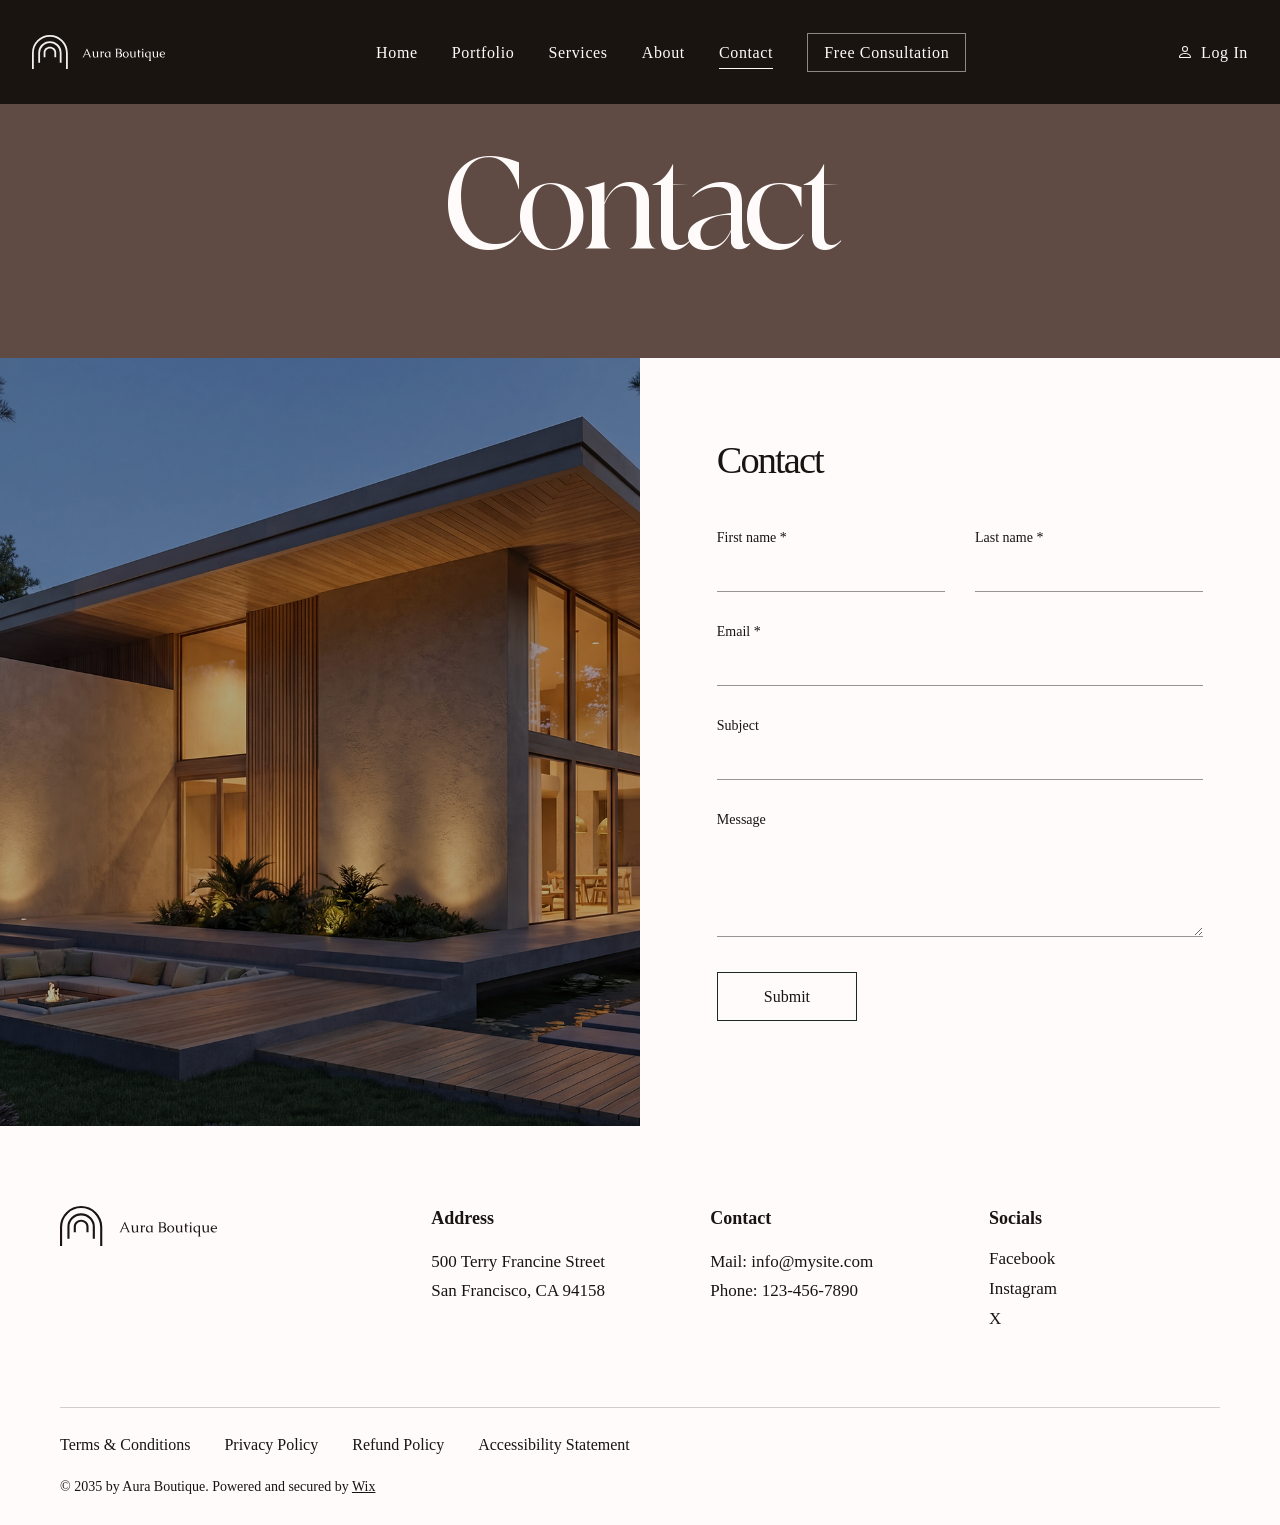
<file: pages/contact.html>
<!doctype html>
<html lang="en">
<head>
  <meta charset="UTF-8" />
  <meta name="viewport" content="width=device-width, initial-scale=1.0" />
  <title>Contact | Interior Design Company</title>
  <link rel="stylesheet" href="../css/reset.css" />
  <link rel="stylesheet" href="../css/fonts.css" />
  <link rel="stylesheet" href="../css/base.css" />
  <link rel="stylesheet" href="../css/navbar.css" />
  <link rel="stylesheet" href="../css/hero.css" />
  <link rel="stylesheet" href="../css/about.css" />
  <link rel="stylesheet" href="../css/services.css" />
  <link rel="stylesheet" href="../css/projects.css" />
  <link rel="stylesheet" href="../css/contact.css" />
  <link rel="stylesheet" href="../css/pages.css" />
  <link rel="stylesheet" href="../css/footer.css" />
  <link rel="stylesheet" href="../css/responsive.css" />
  <link rel="stylesheet" href="../css/animations.css" />
</head>
<body>
  <header class="navbar">
    <div class="navbar-inner">
      <a href="../index.html" class="brand">
        <img class="brand-logo" src="../img/logo.svg" alt="Aura Boutique" />
      </a>
      <nav class="nav-links" aria-label="Site">
        <ul>
          <li><a class="nav-item" href="../index.html">Home</a></li>
          <li><a class="nav-item" href="./portfolio.html">Portfolio</a></li>
          <li><a class="nav-item" href="./services.html">Services</a></li>
          <li><a class="nav-item" href="./about.html">About</a></li>
          <li><a class="nav-item active" href="./contact.html">Contact</a></li>
          <li><a class="nav-item" href="./consultation.html">Free Consultation</a></li>
        </ul>
      </nav>
      <a class="login" href="./login.html">
        <svg xmlns="http://www.w3.org/2000/svg" width="16" height="16" fill="currentColor" class="bi bi-person" viewBox="0 0 16 16">
          <path d="M8 8a3 3 0 1 0 0-6 3 3 0 0 0 0 6m2-3a2 2 0 1 1-4 0 2 2 0 0 1 4 0m4 8c0 1-1 1-1 1H3s-1 0-1-1 1-4 6-4 6 3 6 4m-1-.004c-.001-.246-.154-.986-.832-1.664C11.516 10.68 10.289 10 8 10s-3.516.68-4.168 1.332c-.678.678-.83 1.418-.832 1.664z"/>
        </svg>
        <span>Log In</span>
      </a>
      <button class="hamburger" type="button" aria-label="Menu" aria-expanded="false">
        <span></span>
        <span></span>
        <span></span>
      </button>
    </div>
  </header>

  <div class="menu-overlay" id="menu-overlay" aria-hidden="true">
    <button class="menu-close" type="button" aria-label="Close">
      <svg xmlns="http://www.w3.org/2000/svg" width="28" height="28" viewBox="0 0 28 28" fill="none" stroke="currentColor" stroke-width="1.4">
        <path d="M3 3l22 22M25 3L3 25"/>
      </svg>
    </button>
    <nav class="menu-nav">
      <ul>
        <li><a class="menu-item" href="../index.html">Home</a></li>
        <li><a class="menu-item" href="./portfolio.html">Portfolio</a></li>
        <li><a class="menu-item" href="./services.html">Services</a></li>
        <li><a class="menu-item" href="./about.html">About</a></li>
        <li><a class="menu-item active" href="./contact.html">Contact</a></li>
        <li><a class="menu-item" href="./consultation.html">Free Consultation</a></li>
        <li><a class="menu-item" href="./login.html">Log In</a></li>
      </ul>
    </nav>
  </div>

  <main>
    <section class="page-hero">
      <div class="container">
        <h1 class="page-title">Contact</h1>
      </div>
    </section>

    <section class="contact">
      <div class="contact-media">
        <img src="../img/contact.jpg" alt="Contact" />
      </div>
      <div class="contact-panel">
        <h2>Contact</h2>
        <form class="contact-form" action="#" method="post">
          <div class="form-row">
            <div class="form-field">
              <label for="first-name">First name *</label>
              <input type="text" id="first-name" name="first-name" required />
            </div>
            <div class="form-field">
              <label for="last-name">Last name *</label>
              <input type="text" id="last-name" name="last-name" required />
            </div>
          </div>
          <div class="form-field">
            <label for="email">Email *</label>
            <input type="email" id="email" name="email" required />
          </div>
          <div class="form-field">
            <label for="subject">Subject</label>
            <input type="text" id="subject" name="subject" />
          </div>
          <div class="form-field">
            <label for="message">Message</label>
            <textarea id="message" name="message" rows="4"></textarea>
          </div>
          <button class="btn-outline-dark form-submit" type="submit">Submit</button>
        </form>
      </div>
    </section>
  </main>

  <footer class="footer">
    <div class="container">
      <div class="footer-top">
        <div class="footer-brand">
          <img src="../img/logo-footer.svg" alt="Aura Boutique" />
        </div>
        <div class="footer-col">
          <h4>Address</h4>
          <p>500 Terry Francine Street<br />San Francisco, CA 94158</p>
        </div>
        <div class="footer-col">
          <h4>Contact</h4>
          <p>Mail: info@mysite.com<br />Phone: 123-456-7890</p>
        </div>
        <div class="footer-col">
          <h4>Socials</h4>
          <ul class="footer-socials">
            <li><a href="https://www.facebook.com/wix">Facebook</a></li>
            <li><a href="https://www.instagram.com/wix">Instagram</a></li>
            <li><a href="https://www.twitter.com/wix">X</a></li>
          </ul>
        </div>
      </div>
      <div class="footer-bottom">
        <ul class="footer-links">
          <li><a href="#">Terms &amp; Conditions</a></li>
          <li><a href="#">Privacy Policy</a></li>
          <li><a href="#">Refund Policy</a></li>
          <li><a href="#">Accessibility Statement</a></li>
        </ul>
        <p class="footer-copy">© 2035 by Aura Boutique. Powered and secured by <a href="https://www.wix.com/">Wix</a></p>
      </div>
    </div>
  </footer>

  <script src="../js/script.js"></script>
</body>
</html>
</file>
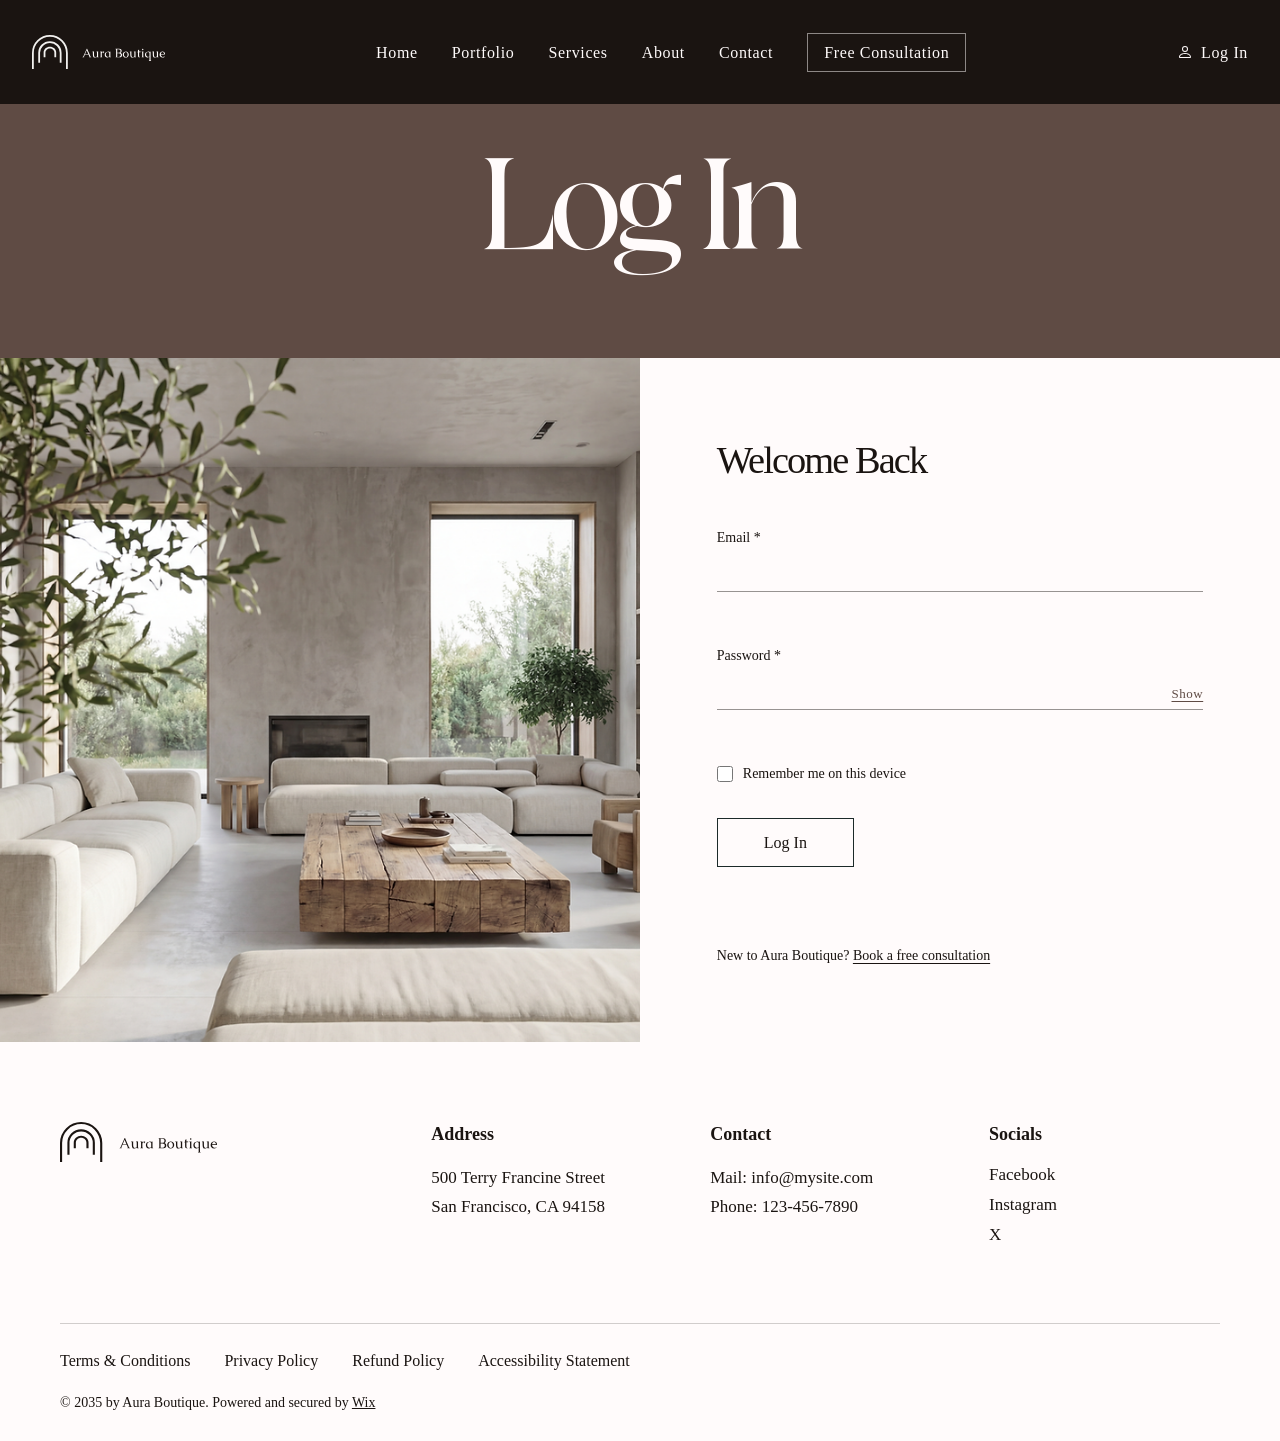
<file: pages/login.html>
<!doctype html>
<html lang="en">
<head>
  <meta charset="UTF-8" />
  <meta name="viewport" content="width=device-width, initial-scale=1.0" />
  <title>Log In | Interior Design Company</title>
  <link rel="stylesheet" href="../css/reset.css" />
  <link rel="stylesheet" href="../css/fonts.css" />
  <link rel="stylesheet" href="../css/base.css" />
  <link rel="stylesheet" href="../css/navbar.css" />
  <link rel="stylesheet" href="../css/hero.css" />
  <link rel="stylesheet" href="../css/about.css" />
  <link rel="stylesheet" href="../css/services.css" />
  <link rel="stylesheet" href="../css/projects.css" />
  <link rel="stylesheet" href="../css/contact.css" />
  <link rel="stylesheet" href="../css/pages.css" />
  <link rel="stylesheet" href="../css/footer.css" />
  <link rel="stylesheet" href="../css/forms.css" />
  <link rel="stylesheet" href="../css/responsive.css" />
  <link rel="stylesheet" href="../css/animations.css" />
</head>
<body>
  <header class="navbar">
    <div class="navbar-inner">
      <a href="../index.html" class="brand">
        <img class="brand-logo" src="../img/logo.svg" alt="Aura Boutique" />
      </a>
      <nav class="nav-links" aria-label="Site">
        <ul>
          <li><a class="nav-item" href="../index.html">Home</a></li>
          <li><a class="nav-item" href="./portfolio.html">Portfolio</a></li>
          <li><a class="nav-item" href="./services.html">Services</a></li>
          <li><a class="nav-item" href="./about.html">About</a></li>
          <li><a class="nav-item" href="./contact.html">Contact</a></li>
          <li><a class="nav-item" href="./consultation.html">Free Consultation</a></li>
        </ul>
      </nav>
      <a class="login" href="./login.html">
        <svg xmlns="http://www.w3.org/2000/svg" width="16" height="16" fill="currentColor" class="bi bi-person" viewBox="0 0 16 16">
          <path d="M8 8a3 3 0 1 0 0-6 3 3 0 0 0 0 6m2-3a2 2 0 1 1-4 0 2 2 0 0 1 4 0m4 8c0 1-1 1-1 1H3s-1 0-1-1 1-4 6-4 6 3 6 4m-1-.004c-.001-.246-.154-.986-.832-1.664C11.516 10.68 10.289 10 8 10s-3.516.68-4.168 1.332c-.678.678-.83 1.418-.832 1.664z"/>
        </svg>
        <span>Log In</span>
      </a>
      <button class="hamburger" type="button" aria-label="Menu" aria-expanded="false">
        <span></span>
        <span></span>
        <span></span>
      </button>
    </div>
  </header>

  <div class="menu-overlay" id="menu-overlay" aria-hidden="true">
    <button class="menu-close" type="button" aria-label="Close">
      <svg xmlns="http://www.w3.org/2000/svg" width="28" height="28" viewBox="0 0 28 28" fill="none" stroke="currentColor" stroke-width="1.4">
        <path d="M3 3l22 22M25 3L3 25"/>
      </svg>
    </button>
    <nav class="menu-nav">
      <ul>
        <li><a class="menu-item" href="../index.html">Home</a></li>
        <li><a class="menu-item" href="./portfolio.html">Portfolio</a></li>
        <li><a class="menu-item" href="./services.html">Services</a></li>
        <li><a class="menu-item" href="./about.html">About</a></li>
        <li><a class="menu-item" href="./contact.html">Contact</a></li>
        <li><a class="menu-item" href="./consultation.html">Free Consultation</a></li>
        <li><a class="menu-item active" href="./login.html">Log In</a></li>
      </ul>
    </nav>
  </div>

  <main>
    <section class="page-hero">
      <div class="container">
        <h1 class="page-title">Log In</h1>
      </div>
    </section>

    <section class="contact">
      <div class="contact-media">
        <img src="../img/about.jpg" alt="Interior design" />
      </div>
      <div class="contact-panel">
        <h2>Welcome Back</h2>
        <form class="contact-form" id="login-form" action="#" method="post" novalidate>
          <div class="form-field">
            <label for="login-email">Email *</label>
            <input type="email" id="login-email" name="email" autocomplete="email" required />
            <p class="form-error" id="login-email-error" role="alert"></p>
          </div>
          <div class="form-field">
            <label for="login-password">Password *</label>
            <div class="password-wrap">
              <input type="password" id="login-password" name="password" autocomplete="current-password" minlength="6" required />
              <button class="toggle-password" id="toggle-password" type="button" aria-label="Show password" aria-pressed="false">Show</button>
            </div>
            <p class="form-error" id="login-password-error" role="alert"></p>
          </div>
          <div class="form-check">
            <input type="checkbox" id="remember" name="remember" />
            <label for="remember">Remember me on this device</label>
          </div>
          <button class="btn-outline-dark form-submit" type="submit">Log In</button>
          <p class="form-status" id="login-status" role="status" aria-live="polite"></p>
        </form>
        <p class="form-note">New to Aura Boutique? <a href="./consultation.html">Book a free consultation</a></p>
      </div>
    </section>
  </main>

  <footer class="footer">
    <div class="container">
      <div class="footer-top">
        <div class="footer-brand">
          <img src="../img/logo-footer.svg" alt="Aura Boutique" />
        </div>
        <div class="footer-col">
          <h4>Address</h4>
          <p>500 Terry Francine Street<br />San Francisco, CA 94158</p>
        </div>
        <div class="footer-col">
          <h4>Contact</h4>
          <p>Mail: info@mysite.com<br />Phone: 123-456-7890</p>
        </div>
        <div class="footer-col">
          <h4>Socials</h4>
          <ul class="footer-socials">
            <li><a href="https://www.facebook.com/wix">Facebook</a></li>
            <li><a href="https://www.instagram.com/wix">Instagram</a></li>
            <li><a href="https://www.twitter.com/wix">X</a></li>
          </ul>
        </div>
      </div>
      <div class="footer-bottom">
        <ul class="footer-links">
          <li><a href="#">Terms &amp; Conditions</a></li>
          <li><a href="#">Privacy Policy</a></li>
          <li><a href="#">Refund Policy</a></li>
          <li><a href="#">Accessibility Statement</a></li>
        </ul>
        <p class="footer-copy">© 2035 by Aura Boutique. Powered and secured by <a href="https://www.wix.com/">Wix</a></p>
      </div>
    </div>
  </footer>

  <script src="../js/script.js"></script>
  <script src="../js/login.js"></script>
</body>
</html>
</file>
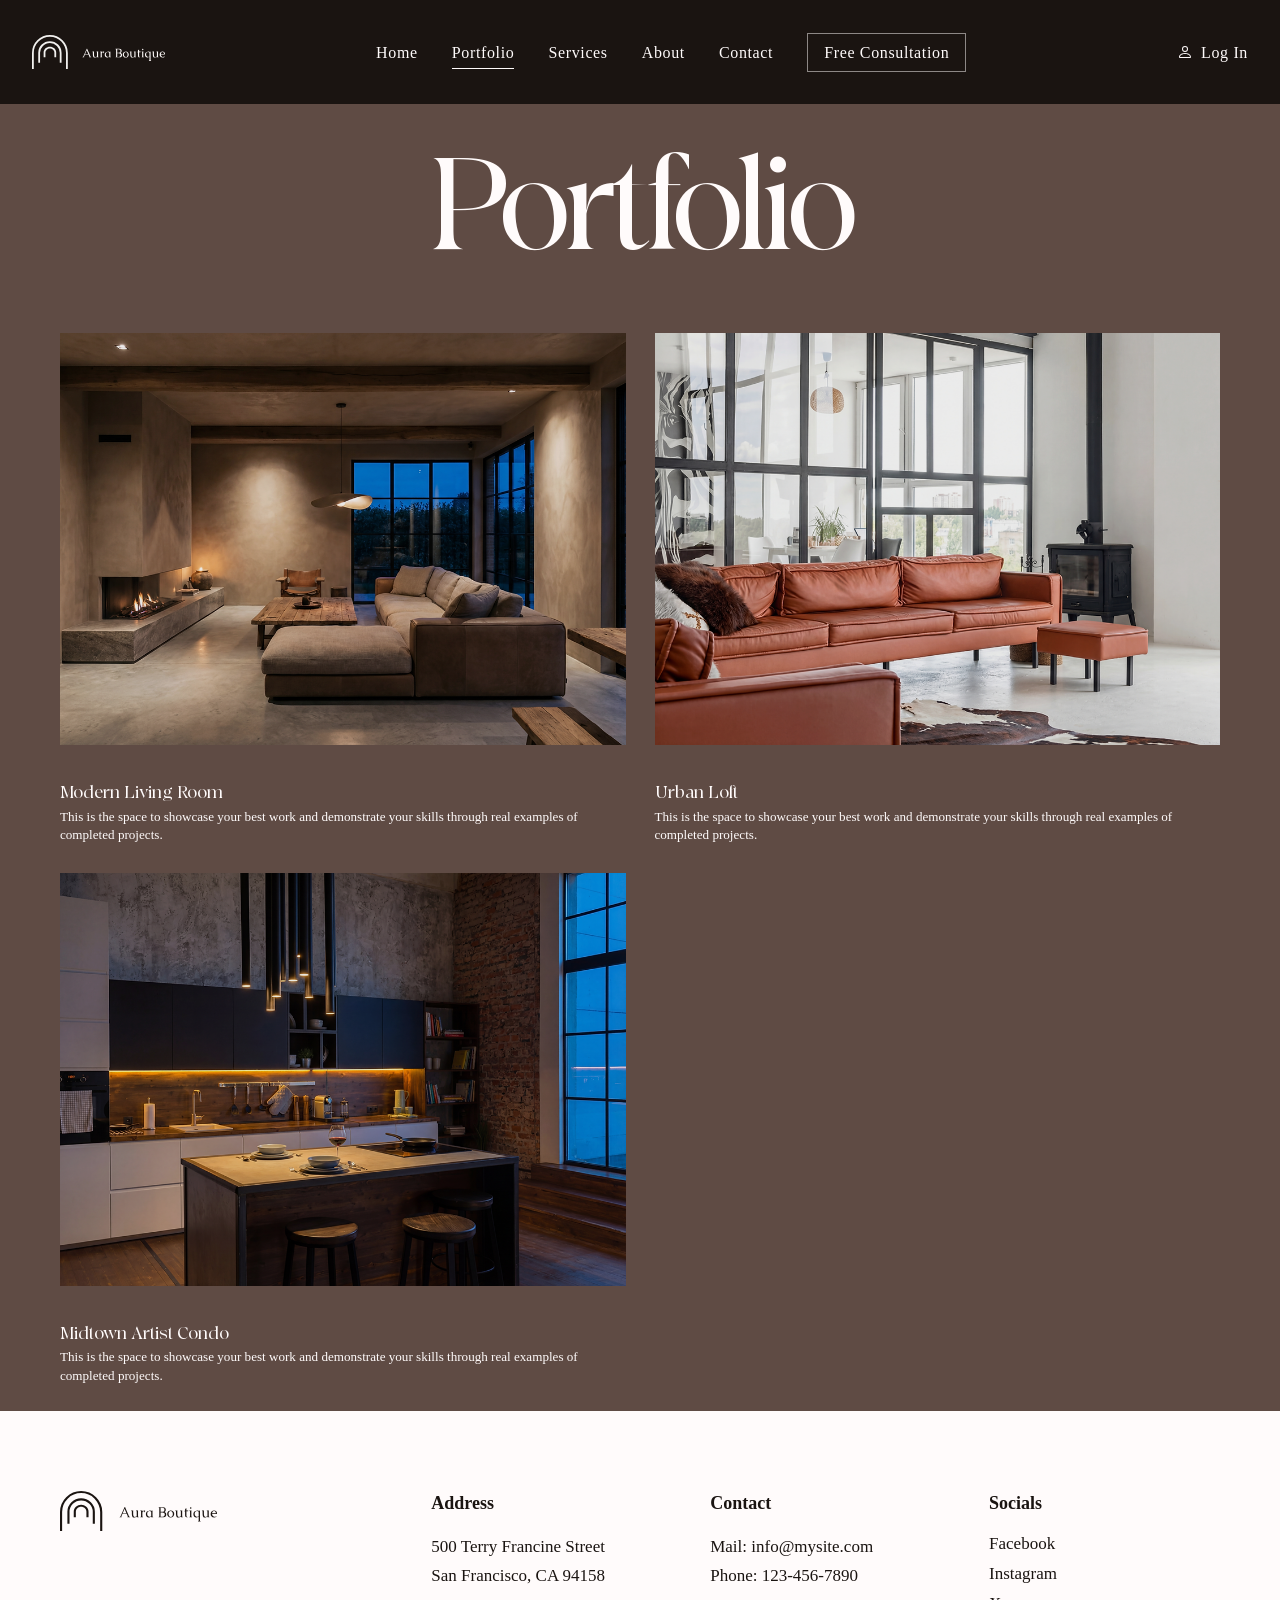
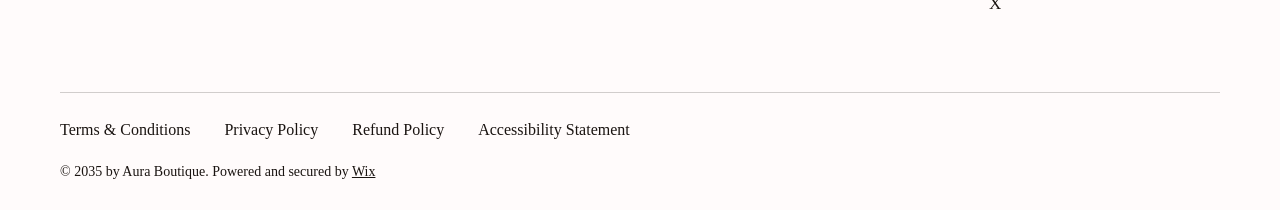
<file: pages/portfolio.html>
<!doctype html>
<html lang="en">
<head>
  <meta charset="UTF-8" />
  <meta name="viewport" content="width=device-width, initial-scale=1.0" />
  <title>Portfolio | Interior Design Company</title>
  <link rel="stylesheet" href="../css/reset.css" />
  <link rel="stylesheet" href="../css/fonts.css" />
  <link rel="stylesheet" href="../css/base.css" />
  <link rel="stylesheet" href="../css/navbar.css" />
  <link rel="stylesheet" href="../css/hero.css" />
  <link rel="stylesheet" href="../css/about.css" />
  <link rel="stylesheet" href="../css/services.css" />
  <link rel="stylesheet" href="../css/projects.css" />
  <link rel="stylesheet" href="../css/contact.css" />
  <link rel="stylesheet" href="../css/pages.css" />
  <link rel="stylesheet" href="../css/footer.css" />
  <link rel="stylesheet" href="../css/responsive.css" />
  <link rel="stylesheet" href="../css/animations.css" />
</head>
<body>
  <header class="navbar">
    <div class="navbar-inner">
      <a href="../index.html" class="brand">
        <img class="brand-logo" src="../img/logo.svg" alt="Aura Boutique" />
      </a>
      <nav class="nav-links" aria-label="Site">
        <ul>
          <li><a class="nav-item" href="../index.html">Home</a></li>
          <li><a class="nav-item active" href="./portfolio.html">Portfolio</a></li>
          <li><a class="nav-item" href="./services.html">Services</a></li>
          <li><a class="nav-item" href="./about.html">About</a></li>
          <li><a class="nav-item" href="./contact.html">Contact</a></li>
          <li><a class="nav-item" href="./consultation.html">Free Consultation</a></li>
        </ul>
      </nav>
      <a class="login" href="./login.html">
        <svg xmlns="http://www.w3.org/2000/svg" width="16" height="16" fill="currentColor" class="bi bi-person" viewBox="0 0 16 16">
          <path d="M8 8a3 3 0 1 0 0-6 3 3 0 0 0 0 6m2-3a2 2 0 1 1-4 0 2 2 0 0 1 4 0m4 8c0 1-1 1-1 1H3s-1 0-1-1 1-4 6-4 6 3 6 4m-1-.004c-.001-.246-.154-.986-.832-1.664C11.516 10.68 10.289 10 8 10s-3.516.68-4.168 1.332c-.678.678-.83 1.418-.832 1.664z"/>
        </svg>
        <span>Log In</span>
      </a>
      <button class="hamburger" type="button" aria-label="Menu" aria-expanded="false">
        <span></span>
        <span></span>
        <span></span>
      </button>
    </div>
  </header>

  <div class="menu-overlay" id="menu-overlay" aria-hidden="true">
    <button class="menu-close" type="button" aria-label="Close">
      <svg xmlns="http://www.w3.org/2000/svg" width="28" height="28" viewBox="0 0 28 28" fill="none" stroke="currentColor" stroke-width="1.4">
        <path d="M3 3l22 22M25 3L3 25"/>
      </svg>
    </button>
    <nav class="menu-nav">
      <ul>
        <li><a class="menu-item" href="../index.html">Home</a></li>
        <li><a class="menu-item active" href="./portfolio.html">Portfolio</a></li>
        <li><a class="menu-item" href="./services.html">Services</a></li>
        <li><a class="menu-item" href="./about.html">About</a></li>
        <li><a class="menu-item" href="./contact.html">Contact</a></li>
        <li><a class="menu-item" href="./consultation.html">Free Consultation</a></li>
        <li><a class="menu-item" href="./login.html">Log In</a></li>
      </ul>
    </nav>
  </div>

  <main>
    <section class="page-hero">
      <div class="container">
        <h1 class="page-title">Portfolio</h1>
        <div class="portfolio-gallery">
          <article class="gallery-item">
            <figure>
              <img src="../img/project-1.jpg" alt="Spacious modern living room with brown leather sofa, large windows, and fireplace." />
            </figure>
            <h3 class="gallery-title">Modern Living Room</h3>
            <p class="gallery-desc">This is the space to showcase your best work and demonstrate your skills through real examples of completed projects.</p>
          </article>
          <article class="gallery-item">
            <figure>
              <img src="../img/project-2.jpg" alt="Urban loft interior" />
            </figure>
            <h3 class="gallery-title">Urban Loft</h3>
            <p class="gallery-desc">This is the space to showcase your best work and demonstrate your skills through real examples of completed projects.</p>
          </article>
          <article class="gallery-item">
            <figure>
              <img src="../img/project-3.jpg" alt="Modern industrial kitchen with island, wine, brick wall, and blue-tinted windows." />
            </figure>
            <h3 class="gallery-title">Midtown Artist Condo</h3>
            <p class="gallery-desc">This is the space to showcase your best work and demonstrate your skills through real examples of completed projects.</p>
          </article>
        </div>
      </div>
    </section>
  </main>

  <footer class="footer">
    <div class="container">
      <div class="footer-top">
        <div class="footer-brand">
          <img src="../img/logo-footer.svg" alt="Aura Boutique" />
        </div>
        <div class="footer-col">
          <h4>Address</h4>
          <p>500 Terry Francine Street<br />San Francisco, CA 94158</p>
        </div>
        <div class="footer-col">
          <h4>Contact</h4>
          <p>Mail: info@mysite.com<br />Phone: 123-456-7890</p>
        </div>
        <div class="footer-col">
          <h4>Socials</h4>
          <ul class="footer-socials">
            <li><a href="https://www.facebook.com/wix">Facebook</a></li>
            <li><a href="https://www.instagram.com/wix">Instagram</a></li>
            <li><a href="https://www.twitter.com/wix">X</a></li>
          </ul>
        </div>
      </div>
      <div class="footer-bottom">
        <ul class="footer-links">
          <li><a href="#">Terms &amp; Conditions</a></li>
          <li><a href="#">Privacy Policy</a></li>
          <li><a href="#">Refund Policy</a></li>
          <li><a href="#">Accessibility Statement</a></li>
        </ul>
        <p class="footer-copy">© 2035 by Aura Boutique. Powered and secured by <a href="https://www.wix.com/">Wix</a></p>
      </div>
    </div>
  </footer>

  <script src="../js/script.js"></script>
</body>
</html>
</file>
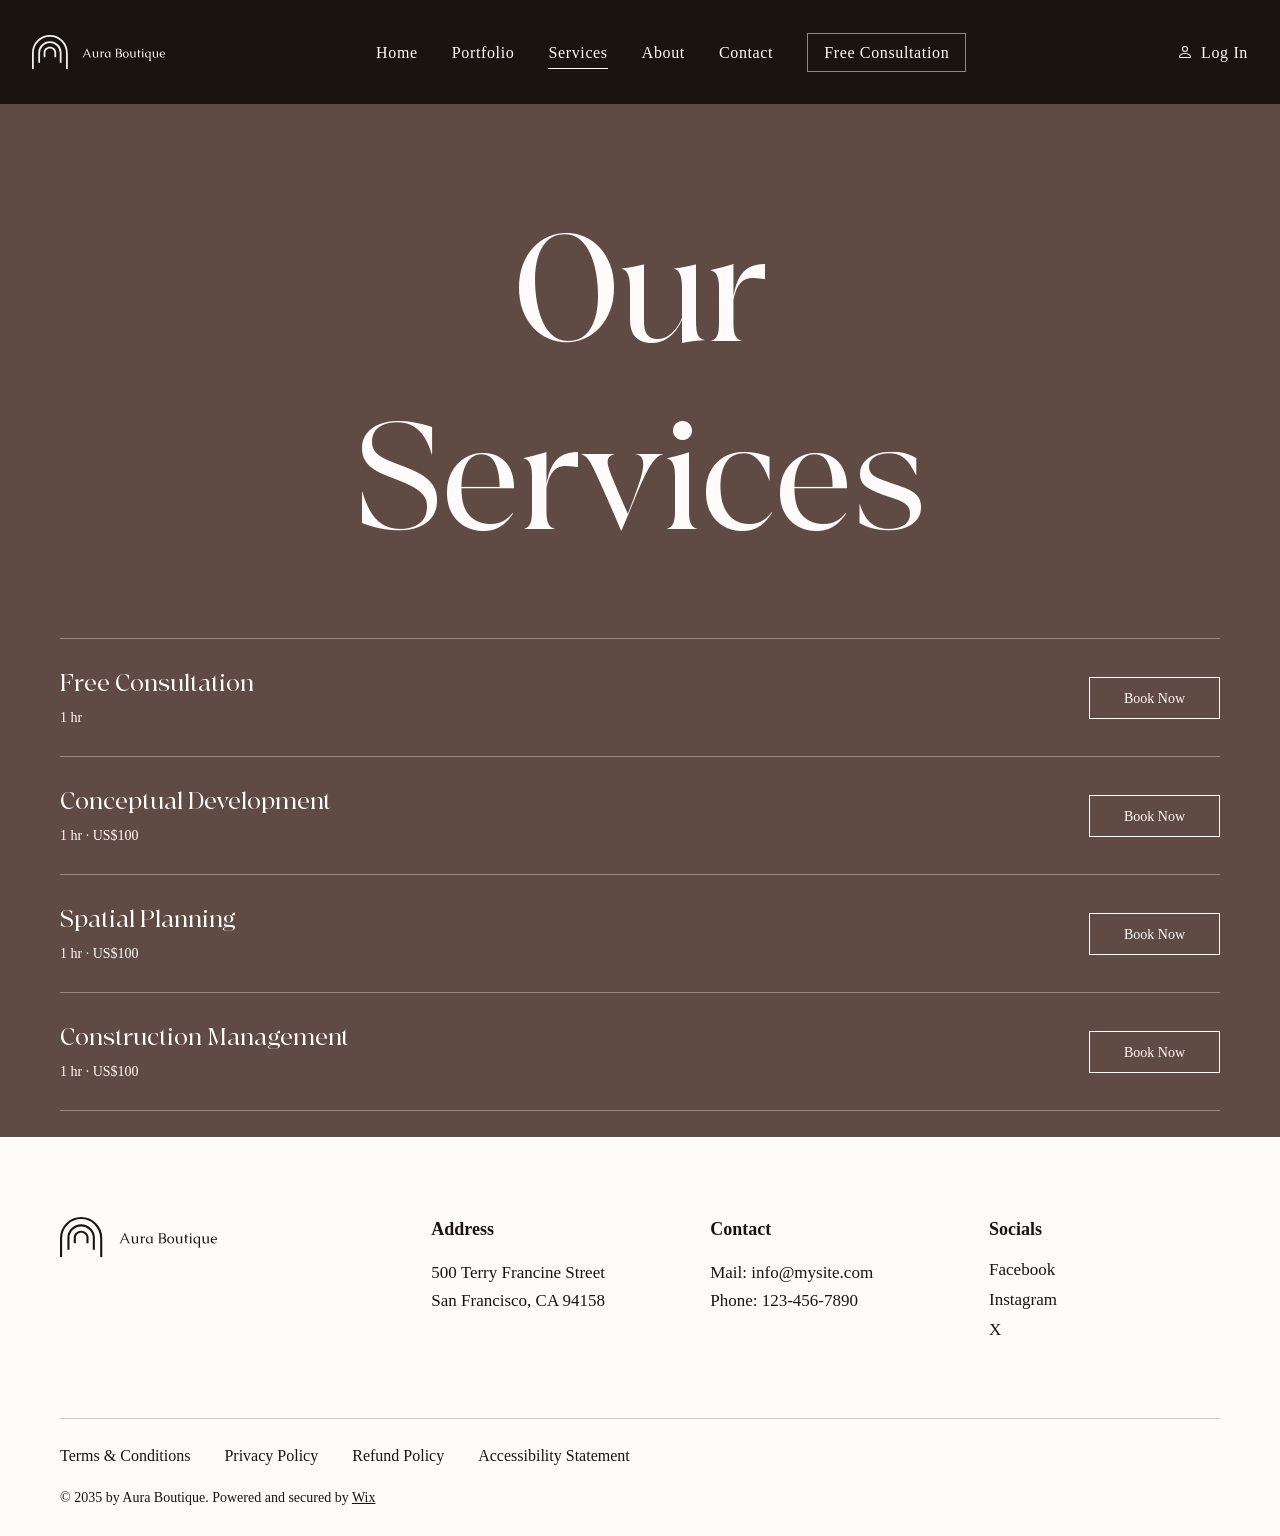
<file: pages/services.html>
<!doctype html>
<html lang="en">
<head>
  <meta charset="UTF-8" />
  <meta name="viewport" content="width=device-width, initial-scale=1.0" />
  <title>Services | Interior Design Company</title>
  <link rel="stylesheet" href="../css/reset.css" />
  <link rel="stylesheet" href="../css/fonts.css" />
  <link rel="stylesheet" href="../css/base.css" />
  <link rel="stylesheet" href="../css/navbar.css" />
  <link rel="stylesheet" href="../css/hero.css" />
  <link rel="stylesheet" href="../css/about.css" />
  <link rel="stylesheet" href="../css/services.css" />
  <link rel="stylesheet" href="../css/projects.css" />
  <link rel="stylesheet" href="../css/contact.css" />
  <link rel="stylesheet" href="../css/pages.css" />
  <link rel="stylesheet" href="../css/footer.css" />
  <link rel="stylesheet" href="../css/responsive.css" />
  <link rel="stylesheet" href="../css/animations.css" />
</head>
<body>
  <header class="navbar">
    <div class="navbar-inner">
      <a href="../index.html" class="brand">
        <img class="brand-logo" src="../img/logo.svg" alt="Aura Boutique" />
      </a>
      <nav class="nav-links" aria-label="Site">
        <ul>
          <li><a class="nav-item" href="../index.html">Home</a></li>
          <li><a class="nav-item" href="./portfolio.html">Portfolio</a></li>
          <li><a class="nav-item active" href="./services.html">Services</a></li>
          <li><a class="nav-item" href="./about.html">About</a></li>
          <li><a class="nav-item" href="./contact.html">Contact</a></li>
          <li><a class="nav-item" href="./consultation.html">Free Consultation</a></li>
        </ul>
      </nav>
      <a class="login" href="./login.html">
        <svg xmlns="http://www.w3.org/2000/svg" width="16" height="16" fill="currentColor" class="bi bi-person" viewBox="0 0 16 16">
          <path d="M8 8a3 3 0 1 0 0-6 3 3 0 0 0 0 6m2-3a2 2 0 1 1-4 0 2 2 0 0 1 4 0m4 8c0 1-1 1-1 1H3s-1 0-1-1 1-4 6-4 6 3 6 4m-1-.004c-.001-.246-.154-.986-.832-1.664C11.516 10.68 10.289 10 8 10s-3.516.68-4.168 1.332c-.678.678-.83 1.418-.832 1.664z"/>
        </svg>
        <span>Log In</span>
      </a>
      <button class="hamburger" type="button" aria-label="Menu" aria-expanded="false">
        <span></span>
        <span></span>
        <span></span>
      </button>
    </div>
  </header>

  <div class="menu-overlay" id="menu-overlay" aria-hidden="true">
    <button class="menu-close" type="button" aria-label="Close">
      <svg xmlns="http://www.w3.org/2000/svg" width="28" height="28" viewBox="0 0 28 28" fill="none" stroke="currentColor" stroke-width="1.4">
        <path d="M3 3l22 22M25 3L3 25"/>
      </svg>
    </button>
    <nav class="menu-nav">
      <ul>
        <li><a class="menu-item" href="../index.html">Home</a></li>
        <li><a class="menu-item" href="./portfolio.html">Portfolio</a></li>
        <li><a class="menu-item active" href="./services.html">Services</a></li>
        <li><a class="menu-item" href="./about.html">About</a></li>
        <li><a class="menu-item" href="./contact.html">Contact</a></li>
        <li><a class="menu-item" href="./consultation.html">Free Consultation</a></li>
        <li><a class="menu-item" href="./login.html">Log In</a></li>
      </ul>
    </nav>
  </div>

  <main>
    <section class="page-hero services-hero">
      <div class="container">
        <h1 class="page-title split">Our<br />Services</h1>
        <ul class="services-list services-page-list">
          <li class="service-row">
            <div class="service-info">
              <h3>Free Consultation</h3>
              <p>1 hr</p>
            </div>
            <a class="btn-outline-light" href="./consultation.html">Book Now</a>
          </li>
          <li class="service-row">
            <div class="service-info">
              <h3>Conceptual Development</h3>
              <p>1 hr · US$100</p>
            </div>
            <a class="btn-outline-light" href="#">Book Now</a>
          </li>
          <li class="service-row">
            <div class="service-info">
              <h3>Spatial Planning</h3>
              <p>1 hr · US$100</p>
            </div>
            <a class="btn-outline-light" href="#">Book Now</a>
          </li>
          <li class="service-row">
            <div class="service-info">
              <h3>Construction Management</h3>
              <p>1 hr · US$100</p>
            </div>
            <a class="btn-outline-light" href="#">Book Now</a>
          </li>
        </ul>
      </div>
    </section>
  </main>

  <footer class="footer">
    <div class="container">
      <div class="footer-top">
        <div class="footer-brand">
          <img src="../img/logo-footer.svg" alt="Aura Boutique" />
        </div>
        <div class="footer-col">
          <h4>Address</h4>
          <p>500 Terry Francine Street<br />San Francisco, CA 94158</p>
        </div>
        <div class="footer-col">
          <h4>Contact</h4>
          <p>Mail: info@mysite.com<br />Phone: 123-456-7890</p>
        </div>
        <div class="footer-col">
          <h4>Socials</h4>
          <ul class="footer-socials">
            <li><a href="https://www.facebook.com/wix">Facebook</a></li>
            <li><a href="https://www.instagram.com/wix">Instagram</a></li>
            <li><a href="https://www.twitter.com/wix">X</a></li>
          </ul>
        </div>
      </div>
      <div class="footer-bottom">
        <ul class="footer-links">
          <li><a href="#">Terms &amp; Conditions</a></li>
          <li><a href="#">Privacy Policy</a></li>
          <li><a href="#">Refund Policy</a></li>
          <li><a href="#">Accessibility Statement</a></li>
        </ul>
        <p class="footer-copy">© 2035 by Aura Boutique. Powered and secured by <a href="https://www.wix.com/">Wix</a></p>
      </div>
    </div>
  </footer>

  <script src="../js/script.js"></script>
</body>
</html>
</file>
<file: css/fonts.css>
@font-face {
  font-family: "Crave Fine";
  src: url("../fonts/crave-fine-400.woff2") format("woff2");
  font-weight: 400;
  font-style: normal;
  font-display: swap;
}

@font-face {
  font-family: "Crave Fine";
  src: url("../fonts/crave-fine-700.woff2") format("woff2");
  font-weight: 700;
  font-style: normal;
  font-display: swap;
}

@font-face {
  font-family: "Caudex";
  src: url("../fonts/caudex-400.woff2") format("woff2");
  font-weight: 400;
  font-style: normal;
  font-display: swap;
}

@font-face {
  font-family: "Caudex";
  src: url("../fonts/caudex-700.woff2") format("woff2");
  font-weight: 700;
  font-style: normal;
  font-display: swap;
}
</file>
<file: css/base.css>
.container {
  width: min(1160px, 100% - 64px);
  margin-inline: auto;
}

section[id] {
  scroll-margin-top: calc(104px + 4px);
}
</file>
<file: css/navbar.css>
.navbar {
  position: fixed;
  inset: 0 0 auto 0;
  z-index: 100;
  height: 104px;
  background-color: #1a1411;
}

.navbar-inner {
  height: 100%;
  display: flex;
  align-items: center;
  justify-content: space-between;
  gap: 24px;
  padding-inline: 32px;
}

.brand-logo {
  height: 34px;
  width: auto;
}

.nav-links ul {
  display: flex;
  align-items: center;
  gap: 34px;
}

.nav-item {
  font-size: 16px;
  letter-spacing: 0.04em;
  color: #fffbfb;
  position: relative;
  padding-bottom: 4px;
  transition: opacity 0.25s ease;
}

.nav-item:hover {
  opacity: 0.7;
}

.nav-item.active {
  opacity: 1;
}

.nav-item.active::after {
  content: "";
  position: absolute;
  left: 0;
  right: 0;
  bottom: -2px;
  height: 1px;
  background-color: #fffbfb;
}

.login {
  display: inline-flex;
  align-items: center;
  gap: 8px;
  font-size: 16px;
  letter-spacing: 0.04em;
  color: #fffbfb;
  transition: opacity 0.25s ease;
}

.login:hover {
  opacity: 0.7;
}

.hamburger {
  display: none;
  width: 65px;
  height: 65px;
  flex-direction: column;
  align-items: center;
  justify-content: center;
  gap: 7px;
  background-color: #5f4b44;
}

.hamburger span {
  display: block;
  width: 28px;
  height: 2px;
  background-color: #fffbfb;
}

.menu-overlay {
  position: fixed;
  inset: 0;
  z-index: 200;
  background-color: #1a1411;
  display: flex;
  align-items: center;
  padding: 24px 40px;
  opacity: 0;
  visibility: hidden;
  transition: opacity 0.3s ease, visibility 0.3s ease;
}

.menu-overlay.open {
  opacity: 1;
  visibility: visible;
}

.menu-close {
  position: absolute;
  top: 20px;
  right: 32px;
  color: #fffbfb;
  transition: opacity 0.25s ease;
}

.menu-close:hover {
  opacity: 0.6;
}

.menu-nav {
  width: 100%;
}

.menu-nav ul {
  width: min(480px, 100%);
}

.menu-nav li {
  border-bottom: 1px solid rgba(255, 251, 250, 0.25);
}

.menu-item {
  display: block;
  padding: 18px 0;
  font-size: 30px;
  color: #fffbfb;
  transition: opacity 0.25s ease;
}

.menu-item:hover {
  opacity: 0.6;
}

.menu-item.active {
  text-decoration: underline;
  text-underline-offset: 8px;
}
</file>
<file: css/hero.css>
.hero {
  min-height: calc(100vh - 104px);
  min-height: calc(100svh - 104px);
  padding-top: 104px;
  background-image: linear-gradient(rgba(26, 20, 17, 0.55), rgba(26, 20, 17, 0.3)), url("../img/hero-bg.png");
  background-size: cover;
  background-position: center;
  display: flex;
}

.hero-content {
  width: min(1160px, 100% - 64px);
  margin-inline: auto;
  display: flex;
  flex-direction: column;
  align-items: center;
  justify-content: flex-start;
  text-align: center;
  padding-block: 60px 70px;
}

.hero h1 {
  font-family: "Crave Fine", serif;
  font-weight: 400;
  font-size: clamp(3.4rem, 11.5vw, 8.1rem);
  line-height: 0.95;
  letter-spacing: -0.05em;
  color: #fffbfb;
}

.hero-subtitle {
  margin-top: 26px;
  font-size: clamp(0.75rem, 1.1vw, 0.85rem);
  color: #fffbfb;
}

.hero-circle {
  margin-top: auto;
  align-self: center;
  width: 261px;
  height: 261px;
  border: 1px solid #fffbfb;
  border-radius: 50%;
  display: flex;
  align-items: center;
  justify-content: center;
  text-align: center;
  font-size: 19px;
  color: #fffbfb;
  transition: background-color 0.3s ease, color 0.3s ease;
}

.hero-circle:hover {
  background-color: #fffbfb;
  color: #1a1411;
}

@media (min-width: 993px) {
  .hero-circle {
    align-self: flex-end;
    margin-right: 56px;
  }
}
</file>
<file: css/about.css>
.about {
  background-color: #fffbfb;
  padding-block: 110px;
}

.about-grid {
  display: grid;
  grid-template-columns: 1.1fr 1fr;
  gap: 70px;
  align-items: center;
}

.about-text h2 {
  font-size: clamp(0.75rem, 1.1vw, 0.85rem);
  font-weight: 400;
  color: #1a1411;
  margin-bottom: 40px;
}

.about-text p {
  font-size: clamp(1.2rem, 2.35vw, 1.65rem);
  line-height: 1.05;
  text-align: justify;
  color: #1a1411;
  margin-bottom: 44px;
}

.btn-outline-dark {
  display: inline-block;
  border: 1px solid #5f4b44;
  color: #1a1411;
  font-size: 16px;
  padding: 13px 46px;
  transition: background-color 0.3s ease, color 0.3s ease;
}

.btn-outline-dark:hover {
  background-color: #5f4b44;
  color: #fffbfb;
}

.about-media img {
  width: 100%;
  height: auto;
  object-fit: cover;
}
</file>
<file: css/services.css>
.services {
  background-color: #5f4b44;
  padding-block: 110px;
}

.section-title {
  font-family: "Crave Fine", serif;
  font-weight: 400;
  font-size: clamp(2.8rem, 9.25vw, 6.5rem);
  line-height: 0.85;
  letter-spacing: -0.05em;
  color: #fffbfb;
  margin-bottom: 70px;
}

.service-row {
  display: flex;
  align-items: center;
  justify-content: space-between;
  gap: 32px;
  padding-block: 30px;
  border-top: 1px solid rgba(255, 251, 250, 0.35);
}

.service-row:last-child {
  border-bottom: 1px solid rgba(255, 251, 250, 0.35);
}

.service-info h3 {
  font-weight: 400;
  font-size: clamp(1.3rem, 2.7vw, 1.9rem);
  color: #fffbfb;
}

.service-info p {
  margin-top: 10px;
  font-size: 14px;
  color: #fffbfb;
}

.btn-outline-light {
  display: inline-block;
  flex-shrink: 0;
  border: 1px solid #fffbfb;
  color: #fffbfb;
  font-size: 14px;
  padding: 11px 34px;
  transition: background-color 0.3s ease, color 0.3s ease;
}

.btn-outline-light:hover {
  background-color: #fffbfb;
  color: #5f4b44;
}
</file>
<file: css/projects.css>
.projects {
  background-color: #1a1411;
  padding-block: 110px;
}

.projects-grid {
  display: grid;
  grid-template-columns: repeat(3, 1fr);
  gap: 44px;
}

.project-card figure {
  overflow: hidden;
}

.project-card img {
  width: 100%;
  height: auto;
  aspect-ratio: 137 / 100;
  object-fit: cover;
  transition: transform 0.5s ease;
}

.project-card a:hover img {
  transform: scale(1.04);
}

.project-number {
  display: none;
}

.project-card h3 {
  margin-top: clamp(18px, 3vw, 34px);
  font-weight: 400;
  font-size: clamp(1.2rem, 2.35vw, 1.65rem);
  line-height: 1.1;
  color: #fffbfb;
}

.project-desc {
  margin-top: 4px;
  font-size: clamp(0.8rem, 1.16vw, 0.85rem);
  line-height: 1.45;
  color: #fffbfb;
}

.projects-more {
  margin-top: 64px;
}

.projects-more a {
  font-size: 18px;
  color: #fffbfb;
  text-decoration: underline;
  text-underline-offset: 6px;
  transition: opacity 0.25s ease;
}

.projects-more a:hover {
  opacity: 0.6;
}
</file>
<file: css/contact.css>
.contact {
  display: grid;
  grid-template-columns: 1fr 1fr;
  background-color: #1a1411;
}

.contact-media img {
  width: 100%;
  height: 100%;
  object-fit: cover;
}

.contact-panel {
  background-color: #fffbfb;
  padding: clamp(48px, 6vw, 90px);
}

.contact-panel h2 {
  font-size: clamp(2.1rem, 3vw, 2.6rem);
  font-weight: 400;
  letter-spacing: -0.05em;
  color: #1a1411;
  margin-bottom: 44px;
}

.contact-form .form-row {
  display: grid;
  grid-template-columns: 1fr 1fr;
  gap: 30px;
}

.form-field {
  margin-bottom: 30px;
}

.form-field label {
  display: block;
  font-size: 14px;
  color: #1a1411;
  margin-bottom: 8px;
}

.form-field input,
.form-field textarea {
  width: 100%;
  background: transparent;
  border: none;
  border-bottom: 1px solid rgba(26, 20, 17, 0.45);
  padding: 8px 0;
  font-size: 16px;
  outline: none;
  transition: border-color 0.25s ease;
}

.form-field input:focus,
.form-field textarea:focus {
  border-bottom-color: #1a1411;
}

.form-field textarea {
  resize: vertical;
}

.form-submit {
  border-color: #1b2928;
  background: transparent;
}

.form-submit:hover {
  background-color: #1b2928;
  color: #fffbfb;
}
</file>
<file: css/pages.css>
.page-hero {
  background-color: #5f4b44;
  padding-top: 104px;
  padding-bottom: clamp(20px, 2vw, 30px);
}

.page-hero .container {
  padding-top: clamp(40px, 4.7vw, 53px);
  text-align: center;
}

.page-title {
  font-family: "Crave Fine", serif;
  font-weight: 400;
  font-size: clamp(4rem, 11.5vw, 8.1rem);
  line-height: 0.8;
  letter-spacing: -0.05em;
  color: #fffbfb;
  margin-bottom: clamp(40px, 6.4vw, 72px);
}

.page-title.split {
  font-size: clamp(4.5rem, 13.4vw, 9.4rem);
  line-height: 1.25;
  letter-spacing: 0;
  margin-bottom: clamp(36px, 5.4vw, 61px);
}

.services-hero .container {
  padding-top: clamp(60px, 8.7vw, 97px);
}

.portfolio-gallery {
  display: grid;
  grid-template-columns: repeat(2, 1fr);
  gap: clamp(24px, 2.6vw, 29px);
  text-align: left;
}

.portfolio-gallery figure img {
  width: 100%;
  aspect-ratio: 137 / 100;
  object-fit: cover;
}

.gallery-title {
  margin-top: clamp(18px, 3.2vw, 36px);
  font-family: "Crave Fine", serif;
  font-weight: 400;
  font-size: clamp(1rem, 1.54vw, 1.08rem);
  line-height: 1.4;
  color: #fffbfb;
}

.gallery-desc {
  margin-top: 2px;
  font-size: clamp(0.8rem, 1.16vw, 0.82rem);
  line-height: 1.4;
  color: #fffbfb;
}

.services-page-list {
  text-align: left;
}

.services-page-list .service-info h3 {
  font-family: "Crave Fine", serif;
  font-weight: 400;
  font-size: clamp(1.1rem, 2.14vw, 1.5rem);
}
</file>
<file: css/footer.css>
.footer {
  background-color: #fffbfb;
  padding-block: 80px 30px;
}

.footer-top {
  display: grid;
  grid-template-columns: 1.4fr 1fr 1fr 1fr;
  gap: 48px;
}

.footer-brand img {
  height: 40px;
  width: auto;
}

.footer-col h4 {
  font-size: 18px;
  font-weight: 700;
  color: #1a1411;
  margin-bottom: 18px;
}

.footer-col p {
  font-size: 17px;
  line-height: 1.7;
  color: #1a1411;
}

.footer-socials li {
  margin-bottom: 8px;
}

.footer-socials a {
  font-size: 17px;
  color: #1a1411;
  transition: opacity 0.25s ease;
}

.footer-socials a:hover {
  opacity: 0.55;
}

.footer-bottom {
  margin-top: 70px;
  padding-top: 26px;
  border-top: 1px solid rgba(26, 20, 17, 0.2);
}

.footer-links {
  display: flex;
  flex-wrap: wrap;
  gap: 34px;
}

.footer-links a {
  font-size: 16px;
  color: #1a1411;
  transition: opacity 0.25s ease;
}

.footer-links a:hover {
  opacity: 0.55;
}

.footer-copy {
  margin-top: 22px;
  font-size: 14px;
  color: #1a1411;
}

.footer-copy a {
  text-decoration: underline;
}
</file>
<file: css/responsive.css>
@media (max-width: 992px) {
  .nav-links,
  .login {
    display: none;
  }

  .hamburger {
    display: flex;
  }

  .about-grid {
    grid-template-columns: 1fr;
    gap: 48px;
  }

  .projects-grid {
    grid-template-columns: 1fr;
    gap: 60px;
  }

  .portfolio-gallery {
    grid-template-columns: 1fr;
  }

  .contact {
    grid-template-columns: 1fr;
  }

  .contact-media img {
    height: 420px;
  }

  .footer-top {
    grid-template-columns: 1fr 1fr;
  }
}

@media (max-width: 560px) {
  .container {
    width: min(1160px, 100% - 40px);
  }

  .navbar-inner {
    padding-inline: 20px;
  }

  .brand-logo {
    height: 28px;
  }

  .hamburger {
    width: 56px;
    height: 56px;
  }

  .hero-content {
    padding-block: 70px 40px;
  }

  .hero-circle {
    width: 220px;
    height: 220px;
  }

  .contact-form .form-row {
    grid-template-columns: 1fr;
    gap: 0;
  }

  .footer-top {
    grid-template-columns: 1fr;
    gap: 40px;
  }
}
</file>
<file: css/animations.css>
@keyframes fadeUp {
  from { opacity: 0; transform: translateY(30px); }
  to { opacity: 1; transform: translateY(0); }
}

@keyframes fadeIn {
  from { opacity: 0; }
  to { opacity: 1; }
}

@keyframes dropDown {
  from { transform: translateY(-100%); }
  to { transform: translateY(0); }
}

@keyframes titleIn {
  from { opacity: 0; letter-spacing: 0.1em; filter: blur(12px); transform: translateY(40px); }
  to { opacity: 1; letter-spacing: -0.05em; filter: blur(0); transform: translateY(0); }
}

@keyframes floaty {
  0%, 100% { transform: translateY(0); }
  50% { transform: translateY(-10px); }
}

@keyframes ringPulse {
  0% { box-shadow: 0 0 0 0 rgba(255, 251, 251, 0.35); }
  100% { box-shadow: 0 0 0 28px rgba(255, 251, 251, 0); }
}

@keyframes revealUp {
  from { opacity: 0; transform: translateY(50px); }
}

@keyframes revealLeft {
  from { opacity: 0; transform: translateX(-50px); }
}

@keyframes imgWipe {
  from { clip-path: inset(0 0 100% 0); transform: scale(1.15); }
}

@keyframes lineGrow {
  from { width: 0; }
}

@keyframes shrinkNav {
  to { height: 76px; box-shadow: 0 6px 24px rgba(0, 0, 0, 0.25); }
}

@keyframes heroDrift {
  from { background-position: center 50%; }
  to { background-position: center 75%; }
}

body {
  animation: fadeIn 0.6s ease both;
}

.navbar {
  animation: dropDown 0.7s ease-out both;
}

.brand-logo {
  transition: transform 0.35s ease;
}

.brand:hover .brand-logo {
  transform: scale(1.06);
}

.nav-item::after {
  content: "";
  position: absolute;
  left: 0;
  right: 0;
  bottom: -2px;
  height: 1px;
  background-color: #fffbfb;
  transform: scaleX(0);
  transform-origin: left;
  transition: transform 0.35s ease;
}

.nav-item:hover::after,
.nav-item.active::after {
  transform: scaleX(1);
}

.nav-item:hover {
  opacity: 1;
}

.nav-links li:last-child .nav-item {
  border: 1px solid rgba(255, 251, 251, 0.5);
  padding: 8px 16px;
  transition: background-color 0.3s ease, color 0.3s ease;
}

.nav-links li:last-child .nav-item::after {
  display: none;
}

.nav-links li:last-child .nav-item:hover {
  background-color: #fffbfb;
  color: #1a1411;
}

.login svg {
  transition: transform 0.3s ease;
}

.login:hover svg {
  transform: scale(1.25) rotate(-8deg);
}

.hamburger span {
  transition: transform 0.3s ease, width 0.3s ease;
}

.hamburger:hover span:nth-child(1),
.hamburger:hover span:nth-child(3) {
  width: 20px;
}

.hamburger:hover span:nth-child(2) {
  transform: translateX(4px);
}

.menu-overlay {
  clip-path: circle(0% at 100% 0%);
  transition: opacity 0.4s ease, visibility 0.4s ease, clip-path 0.6s ease-in-out;
}

.menu-overlay.open {
  clip-path: circle(150% at 100% 0%);
}

.menu-nav li {
  opacity: 0;
  transform: translateX(-30px);
  transition: opacity 0.5s ease, transform 0.5s ease;
}

.menu-overlay.open .menu-nav li {
  opacity: 1;
  transform: translateX(0);
}

.menu-overlay.open .menu-nav li:nth-child(1) { transition-delay: 0.25s; }
.menu-overlay.open .menu-nav li:nth-child(2) { transition-delay: 0.32s; }
.menu-overlay.open .menu-nav li:nth-child(3) { transition-delay: 0.39s; }
.menu-overlay.open .menu-nav li:nth-child(4) { transition-delay: 0.46s; }
.menu-overlay.open .menu-nav li:nth-child(5) { transition-delay: 0.53s; }
.menu-overlay.open .menu-nav li:nth-child(6) { transition-delay: 0.6s; }
.menu-overlay.open .menu-nav li:nth-child(7) { transition-delay: 0.67s; }

.menu-item {
  transition: opacity 0.25s ease, padding-left 0.3s ease;
}

.menu-item:hover {
  opacity: 1;
  padding-left: 16px;
}

.menu-close svg {
  transition: transform 0.4s ease;
}

.menu-close:hover svg {
  transform: rotate(90deg);
}

.hero h1 {
  animation: titleIn 1.4s ease-out 0.3s both;
}

.hero-subtitle {
  animation: fadeUp 0.9s ease 1.1s both;
}

.hero-circle {
  animation: fadeIn 1s ease 1.5s both, floaty 5s ease-in-out 2.5s infinite, ringPulse 2.4s ease-out 2.5s infinite;
  transition: background-color 0.3s ease, color 0.3s ease, letter-spacing 0.3s ease;
}

.hero-circle:hover {
  letter-spacing: 0.08em;
}

.page-title {
  animation: fadeUp 0.9s ease-out 0.2s both;
}

.page-hero .container > *:not(.page-title) {
  animation: fadeUp 0.9s ease 0.45s both;
}

.section-title {
  padding-bottom: 14px;
}

.section-title::after {
  content: "";
  display: block;
  height: 1px;
  width: 100%;
  margin-top: 26px;
  background-color: rgba(255, 251, 251, 0.5);
}

.btn-outline-dark,
.btn-outline-light {
  position: relative;
  overflow: hidden;
  z-index: 0;
  transition: color 0.35s ease, border-color 0.35s ease, transform 0.25s ease;
}

.btn-outline-dark::before,
.btn-outline-light::before {
  content: "";
  position: absolute;
  inset: 0;
  z-index: -1;
  transform: translateY(101%);
  transition: transform 0.35s ease;
}

.btn-outline-dark::before {
  background-color: #5f4b44;
}

.btn-outline-light::before {
  background-color: #fffbfb;
}

.btn-outline-dark:hover,
.btn-outline-light:hover {
  background-color: transparent;
  transform: translateY(-2px);
}

.btn-outline-dark:hover::before,
.btn-outline-light:hover::before {
  transform: translateY(0);
}

.btn-outline-dark:active,
.btn-outline-light:active {
  transform: translateY(0) scale(0.97);
}

.form-submit:hover {
  background-color: transparent;
}

.form-submit::before {
  background-color: #1b2928;
}

.service-row {
  transition: padding-left 0.4s ease, background-color 0.4s ease;
}

.service-row:hover {
  padding-left: 18px;
  background-color: rgba(255, 251, 251, 0.05);
}

.service-info h3 {
  transition: letter-spacing 0.4s ease;
}

.service-row:hover .service-info h3 {
  letter-spacing: 0.03em;
}

.project-card {
  transition: transform 0.45s ease;
}

.project-card:hover {
  transform: translateY(-8px);
}

.project-card img {
  filter: brightness(0.9);
  transition: transform 0.8s ease-out, filter 0.5s ease;
}

.project-card a:hover img {
  transform: scale(1.08);
  filter: brightness(1.05);
}

.project-card h3 {
  transition: padding-left 0.4s ease;
}

.project-card a:hover h3 {
  padding-left: 8px;
}

.portfolio-gallery figure {
  overflow: hidden;
}

.portfolio-gallery figure img {
  filter: brightness(0.92);
  transition: transform 0.8s ease-out, filter 0.5s ease;
}

.portfolio-gallery figure:hover img {
  transform: scale(1.06);
  filter: brightness(1.05);
}

.projects-more a {
  display: inline-block;
  transition: opacity 0.25s ease, transform 0.3s ease;
}

.projects-more a:hover {
  opacity: 1;
  transform: translateX(10px);
}

.about-media,
.contact-media {
  overflow: hidden;
}

.form-field label {
  transform-origin: left;
  transition: color 0.25s ease, transform 0.25s ease;
}

.form-field:focus-within label {
  transform: translateY(-2px) scale(1.05);
  color: #5f4b44;
}

.form-field input,
.form-field textarea {
  background-image: linear-gradient(#1a1411, #1a1411);
  background-repeat: no-repeat;
  background-position: left bottom;
  background-size: 0% 2px;
  transition: background-size 0.4s ease, border-color 0.25s ease;
}

.form-field input:focus,
.form-field textarea:focus {
  background-size: 100% 2px;
}

.footer-socials a,
.footer-links a {
  display: inline-block;
  transition: opacity 0.25s ease, transform 0.25s ease;
}

.footer-socials a:hover,
.footer-links a:hover {
  opacity: 1;
  transform: translateX(5px);
}

.footer-copy a {
  transition: opacity 0.25s ease;
}

.footer-copy a:hover {
  opacity: 0.6;
}

@supports (animation-timeline: view()) {
  .navbar {
    animation: dropDown 0.7s ease-out both, shrinkNav linear both;
    animation-timeline: auto, scroll(root);
    animation-range: normal, 0px 120px;
  }

  .hero {
    animation: heroDrift linear both;
    animation-timeline: scroll(root);
    animation-range: 0 100vh;
  }

  .about-text > *,
  .service-row,
  .project-card,
  .projects-more,
  .form-field,
  .form-submit,
  .portfolio-gallery figure,
  .gallery-title,
  .gallery-desc,
  .footer-col,
  .footer-brand,
  .footer-bottom,
  .section-title {
    animation: revealUp linear backwards;
    animation-timeline: view();
    animation-range: entry 0% entry 45%;
  }

  .contact-panel h2 {
    animation: revealLeft linear backwards;
    animation-timeline: view();
    animation-range: entry 0% entry 50%;
  }

  .about-media img,
  .contact-media img {
    animation: imgWipe linear backwards;
    animation-timeline: view();
    animation-range: entry 0% cover 40%;
  }

  .section-title::after {
    animation: lineGrow linear backwards;
    animation-timeline: view();
    animation-range: entry 20% entry 100%;
  }

  .about-text > *:nth-child(2),
  .project-card:nth-child(2),
  .footer-col:nth-of-type(2) {
    animation-range: entry 8% entry 53%;
  }

  .about-text > *:nth-child(3),
  .project-card:nth-child(3),
  .footer-col:nth-of-type(3) {
    animation-range: entry 16% entry 61%;
  }
}

@media (prefers-reduced-motion: reduce) {
  *,
  *::before,
  *::after {
    animation: none !important;
    transition-duration: 0.01ms !important;
    transition-delay: 0s !important;
  }
}
</file>
<file: css/forms.css>
.password-wrap {
  position: relative;
}

.password-wrap input {
  padding-right: 64px;
}

.toggle-password {
  position: absolute;
  right: 0;
  bottom: 8px;
  font-size: 13px;
  letter-spacing: 0.04em;
  color: #5f4b44;
  text-decoration: underline;
  text-underline-offset: 3px;
  transition: opacity 0.25s ease;
}

.toggle-password:hover {
  opacity: 0.6;
}

.form-error {
  min-height: 18px;
  margin-top: 6px;
  font-size: 13px;
  color: #9b2c2c;
}

.form-field.invalid input,
.form-field.invalid select,
.form-field.invalid textarea {
  border-bottom-color: #9b2c2c;
}

.form-check {
  display: flex;
  align-items: flex-start;
  gap: 10px;
  margin-bottom: 34px;
  font-size: 14px;
  line-height: 1.4;
}

.form-check input {
  flex-shrink: 0;
  width: 16px;
  height: 16px;
  margin-top: 2px;
  accent-color: #5f4b44;
}

.form-check.invalid {
  color: #9b2c2c;
}

.form-status {
  margin-top: 22px;
  min-height: 22px;
  font-size: 15px;
  line-height: 1.4;
}

.form-status.success {
  color: #2f5d3a;
}

.form-status.error {
  color: #9b2c2c;
}

.form-note {
  margin-top: 34px;
  font-size: 14px;
  line-height: 1.5;
}

.form-note a {
  text-decoration: underline;
  text-underline-offset: 3px;
  transition: opacity 0.25s ease;
}

.form-note a:hover {
  opacity: 0.6;
}
</file>
<file: css/consultation.css>
.consult-intro {
  margin-bottom: 36px;
  padding-bottom: 24px;
  border-bottom: 1px solid rgba(26, 20, 17, 0.2);
}

.consult-intro p {
  font-size: 16px;
  line-height: 1.5;
  color: #1a1411;
}

.consult-meta {
  display: flex;
  flex-wrap: wrap;
  gap: 10px 28px;
  margin-top: 16px;
  font-size: 14px;
  color: #5f4b44;
}

.form-field select {
  width: 100%;
  appearance: none;
  background-color: transparent;
  background-image: url("data:image/svg+xml,%3Csvg xmlns='http://www.w3.org/2000/svg' width='12' height='8' viewBox='0 0 12 8' fill='none' stroke='%231a1411' stroke-width='1.4'%3E%3Cpath d='M1 1l5 5 5-5'/%3E%3C/svg%3E");
  background-repeat: no-repeat;
  background-position: right 4px center;
  background-size: 12px 8px;
  border: none;
  border-bottom: 1px solid rgba(26, 20, 17, 0.45);
  border-radius: 0;
  padding: 8px 28px 8px 0;
  font: inherit;
  font-size: 16px;
  color: inherit;
  outline: none;
  cursor: pointer;
  transition: border-color 0.25s ease;
}

.form-field select:focus {
  border-bottom-color: #1a1411;
}



.form-success {
  display: none;
  padding: 28px 0;
}

.form-success.visible {
  display: block;
}

.form-success h3 {
  font-size: clamp(1.4rem, 2.2vw, 1.8rem);
  font-weight: 400;
  letter-spacing: -0.03em;
  margin-bottom: 14px;
}

.form-success p {
  font-size: 16px;
  line-height: 1.5;
  margin-bottom: 28px;
}

.contact-form.hidden {
  display: none;
}

.field-label {
  display: block;
  margin-bottom: 8px;
  font-size: 14px;
  color: #1a1411;
}

.calendar {
  background-color: #fffbfb;
  border: 1px solid rgba(26, 20, 17, 0.2);
  box-shadow: 0 14px 34px rgba(26, 20, 17, 0.12);
}

.form-field.invalid .calendar {
  border-color: #9b2c2c;
}

.calendar-header {
  display: flex;
  align-items: center;
  justify-content: space-between;
  padding: 14px 18px;
  background-color: #5f4b44;
  color: #fffbfb;
}

.calendar-month {
  font-family: "Crave Fine", serif;
  font-size: 1.25rem;
  letter-spacing: 0.02em;
}

.calendar-nav {
  display: flex;
  align-items: center;
  gap: 14px;
  font-size: 15px;
  letter-spacing: 0.04em;
}

.calendar-arrow {
  display: inline-flex;
  align-items: center;
  justify-content: center;
  width: 28px;
  height: 28px;
  font-size: 24px;
  line-height: 1;
  transition: opacity 0.25s ease;
}

.calendar-arrow:hover {
  opacity: 0.6;
}

.calendar-arrow:disabled {
  opacity: 0.25;
  cursor: not-allowed;
}

.calendar-weekdays {
  display: grid;
  grid-template-columns: repeat(7, 1fr);
  padding: 18px 12px 8px;
  text-align: center;
  font-size: 13px;
  letter-spacing: 0.04em;
  color: #5f4b44;
}

.calendar-grid {
  display: grid;
  grid-template-columns: repeat(7, 1fr);
  grid-auto-rows: 42px;
  gap: 2px;
  padding: 0 12px 14px;
}

.calendar-day {
  display: flex;
  align-items: center;
  justify-content: center;
  font-size: 15px;
  color: #1a1411;
  transition: background-color 0.25s ease, color 0.25s ease;
}

.calendar-day:hover:not(:disabled) {
  background-color: rgba(95, 75, 68, 0.14);
}

.calendar-day:disabled {
  color: rgba(26, 20, 17, 0.3);
  cursor: not-allowed;
}

.calendar-day.is-today {
  box-shadow: inset 0 0 0 1px #5f4b44;
}

.calendar-day.is-selected {
  background-color: #5f4b44;
  color: #fffbfb;
}

.calendar-day:focus-visible,
.calendar-today:focus-visible,
.calendar-arrow:focus-visible {
  outline: 2px solid #1a1411;
  outline-offset: -2px;
}

.calendar-header .calendar-arrow:focus-visible {
  outline-color: #fffbfb;
}

.calendar-footer {
  display: flex;
  align-items: center;
  gap: 20px;
  padding: 16px 18px;
  border-top: 1px solid rgba(26, 20, 17, 0.2);
}

.calendar-today {
  padding-block: 12px;
  padding-right: 20px;
  border-right: 2px solid #5f4b44;
  font-size: 14px;
  letter-spacing: 0.1em;
  text-transform: uppercase;
  transition: opacity 0.25s ease;
}

.calendar-today:hover {
  opacity: 0.6;
}

.calendar-clock {
  display: flex;
  flex: 1;
  flex-direction: column;
  align-items: center;
  text-align: center;
}

.calendar-time {
  font-size: 1.35rem;
  line-height: 1.2;
}

.calendar-date {
  margin-top: 2px;
  font-size: 12px;
  color: #5f4b44;
}

@media (max-width: 560px) {
  .calendar-grid {
    grid-auto-rows: 38px;
    padding-inline: 8px;
  }

  .calendar-footer {
    gap: 14px;
    padding-inline: 12px;
  }

  .calendar-today {
    padding-right: 14px;
  }

  .calendar-time {
    font-size: 1.15rem;
  }
}
</file>
